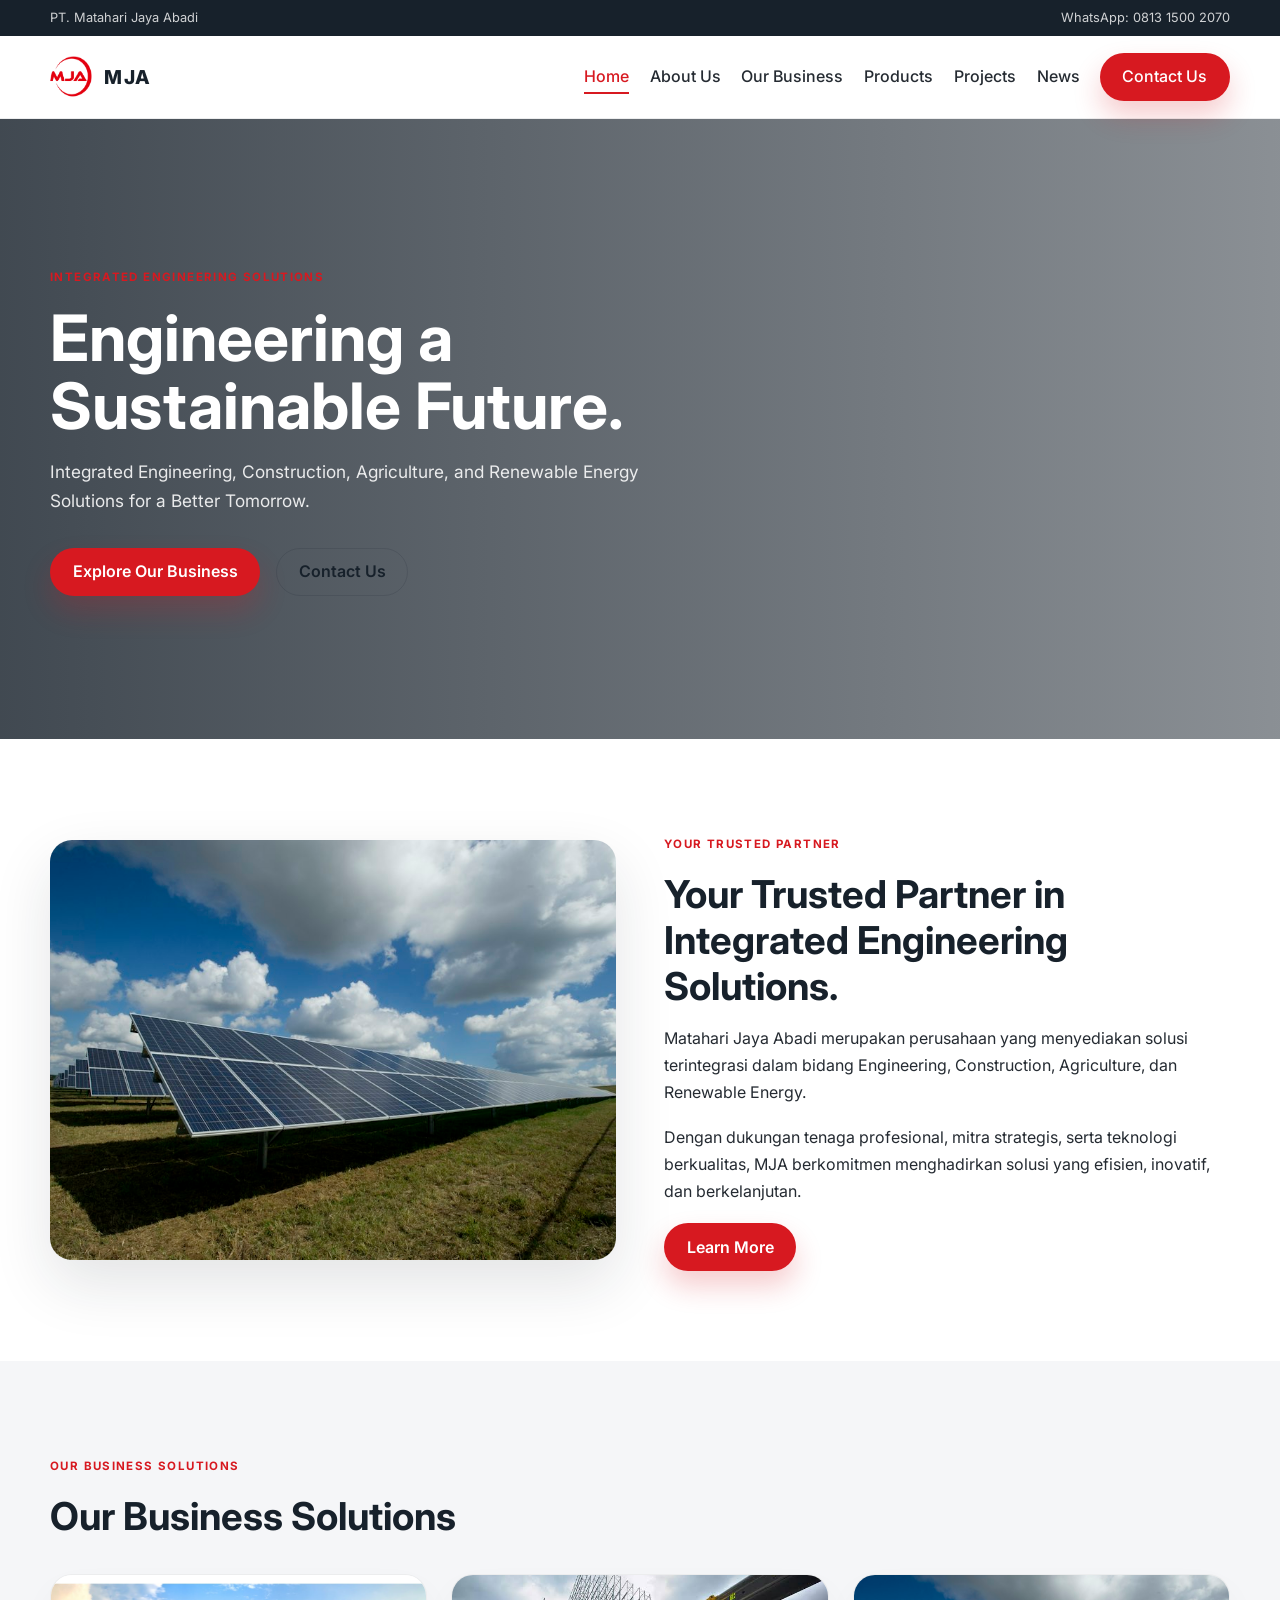
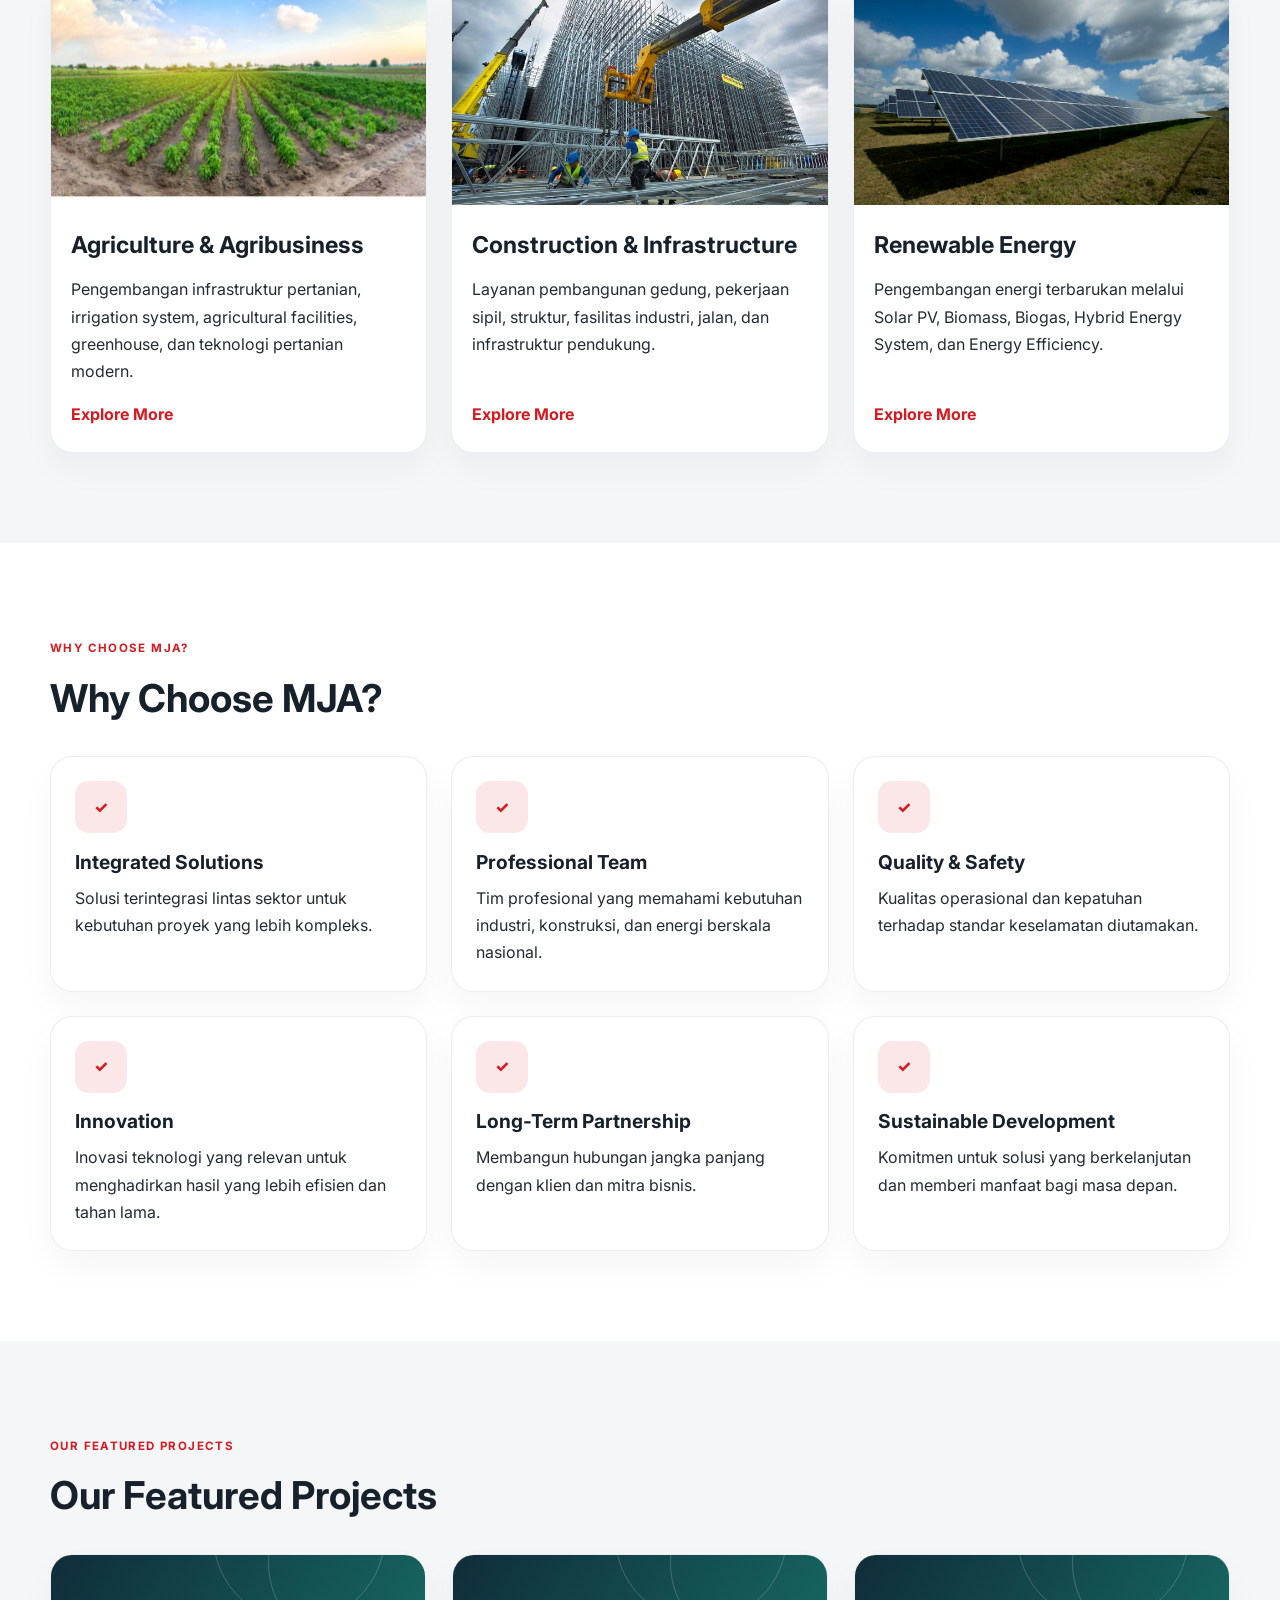
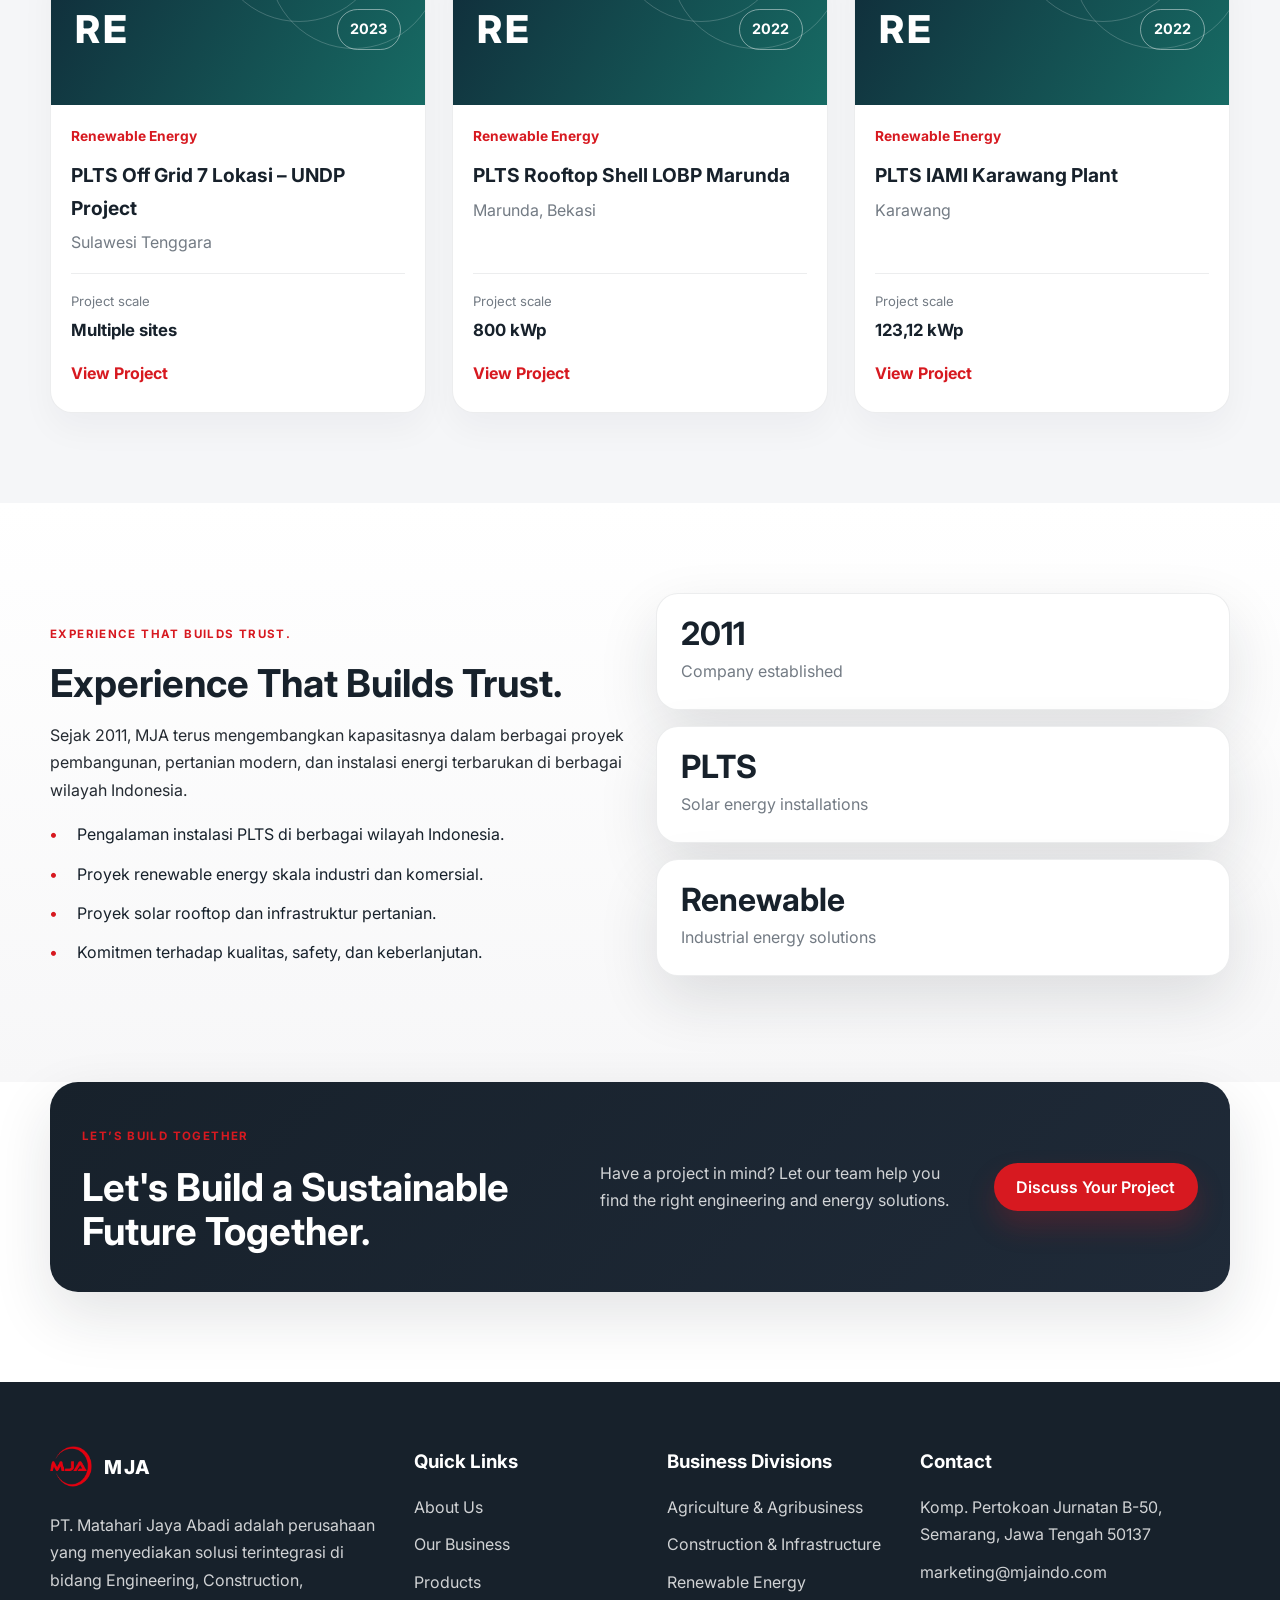
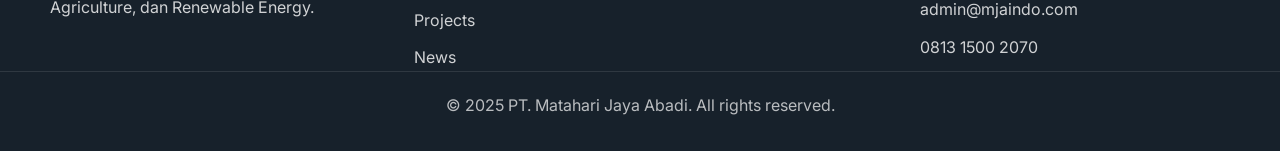
<file: index.html>
<!DOCTYPE html>
<html lang="id">
<head>
  <meta charset="UTF-8" />
  <meta name="viewport" content="width=device-width, initial-scale=1.0" />
  <title>PT. Matahari Jaya Abadi | Integrated Engineering Solutions</title>
  <meta name="description" content="PT. Matahari Jaya Abadi menyediakan solusi terintegrasi dalam Engineering, Construction, Agriculture, dan Renewable Energy." />
  <meta property="og:title" content="PT. Matahari Jaya Abadi" />
  <meta property="og:description" content="Integrated Engineering Solutions for a Better Tomorrow." />
  <meta property="og:type" content="website" />
  <meta property="og:image" content="https://images.unsplash.com/photo-1509391366360-2e959784a276?auto=format&fit=crop&w=1200&q=80" />
  <link rel="icon" type="image/png" href="assets/images/logo/MJA%20Logo.png" />
  <link rel="preconnect" href="https://fonts.googleapis.com" />
  <link rel="preconnect" href="https://fonts.gstatic.com" crossorigin />
  <link href="https://fonts.googleapis.com/css2?family=Inter:wght@400;500;600;700;800&display=swap" rel="stylesheet" />
  <link rel="stylesheet" href="css/style.css" />
  <link rel="stylesheet" href="css/responsive.css" />
</head>
<body>
  <div class="top-bar">
    <div class="container top-bar-inner">
      <span>PT. Matahari Jaya Abadi</span>
      <a href="https://wa.me/6281315002070" target="_blank" rel="noreferrer">WhatsApp: 0813 1500 2070</a>
    </div>
  </div>

  <header class="site-header">
    <div class="container nav-wrap">
      <a href="index.html" class="brand" aria-label="MJA home">
        <img src="assets/images/logo/MJA%20Logo.png" alt="MJA Logo" />
        <span>MJA</span>
      </a>
      <button class="nav-toggle" aria-label="Toggle navigation">
        <span></span><span></span><span></span>
      </button>
      <nav class="main-nav">
        <ul>
          <li><a href="index.html" class="active">Home</a></li>
          <li><a href="pages/about.html">About Us</a></li>
          <li><a href="pages/business.html">Our Business</a></li>
          <li><a href="product/">Products</a></li>
          <li><a href="pages/projects.html">Projects</a></li>
          <li><a href="pages/news.html">News</a></li>
        </ul>
        <a href="pages/contact.html" class="btn btn-primary nav-cta">Contact Us</a>
      </nav>
    </div>
  </header>

  <main>
    <section class="hero section-dark">
      <div class="hero-overlay"></div>
      <div class="container hero-content reveal">
        <div class="hero-copy">
          <span class="eyebrow">Integrated Engineering Solutions</span>
          <h1>Engineering a Sustainable Future.</h1>
          <p>Integrated Engineering, Construction, Agriculture, and Renewable Energy Solutions for a Better Tomorrow.</p>
          <div class="hero-actions">
            <a href="pages/business.html" class="btn btn-primary">Explore Our Business</a>
            <a href="pages/contact.html" class="btn btn-secondary">Contact Us</a>
          </div>
        </div>
      </div>
    </section>

    <section class="section intro">
      <div class="container intro-grid reveal">
        <div class="intro-image">
          <img src="assets/images/business/renewable-energy.jpg" alt="Solar panel installation representing MJA renewable energy solutions" />
        </div>
        <div class="intro-copy">
          <span class="eyebrow accent">Your Trusted Partner</span>
          <h2>Your Trusted Partner in Integrated Engineering Solutions.</h2>
          <p>Matahari Jaya Abadi merupakan perusahaan yang menyediakan solusi terintegrasi dalam bidang Engineering, Construction, Agriculture, dan Renewable Energy.</p>
          <p>Dengan dukungan tenaga profesional, mitra strategis, serta teknologi berkualitas, MJA berkomitmen menghadirkan solusi yang efisien, inovatif, dan berkelanjutan.</p>
          <a href="pages/about.html" class="btn btn-primary">Learn More</a>
        </div>
      </div>
    </section>

    <section class="section section-alt">
      <div class="container">
        <div class="section-heading reveal">
          <span class="eyebrow accent">Our Business Solutions</span>
          <h2>Our Business Solutions</h2>
        </div>
        <div class="card-grid three-col">
          <article class="info-card reveal">
            <img src="assets/images/business/agriculture.jpg" alt="Agricultural fields at sunrise" />
            <div class="card-body">
              <h3>Agriculture & Agribusiness</h3>
              <p>Pengembangan infrastruktur pertanian, irrigation system, agricultural facilities, greenhouse, dan teknologi pertanian modern.</p>
              <a href="pages/business.html#agriculture" class="text-link">Explore More</a>
            </div>
          </article>
          <article class="info-card reveal">
            <img src="assets/images/business/construction.jpg" alt="Construction workers at an infrastructure site" />
            <div class="card-body">
              <h3>Construction & Infrastructure</h3>
              <p>Layanan pembangunan gedung, pekerjaan sipil, struktur, fasilitas industri, jalan, dan infrastruktur pendukung.</p>
              <a href="pages/business.html#construction" class="text-link">Explore More</a>
            </div>
          </article>
          <article class="info-card reveal">
            <img src="assets/images/business/renewable-energy.jpg" alt="Solar panels generating renewable energy" />
            <div class="card-body">
              <h3>Renewable Energy</h3>
              <p>Pengembangan energi terbarukan melalui Solar PV, Biomass, Biogas, Hybrid Energy System, dan Energy Efficiency.</p>
              <a href="pages/business.html#renewable-energy" class="text-link">Explore More</a>
            </div>
          </article>
        </div>
      </div>
    </section>

    <section class="section">
      <div class="container">
        <div class="section-heading reveal">
          <span class="eyebrow accent">Why Choose MJA?</span>
          <h2>Why Choose MJA?</h2>
        </div>
        <div class="feature-grid">
          <div class="feature-item reveal"><div class="feature-icon">✓</div><h3>Integrated Solutions</h3><p>Solusi terintegrasi lintas sektor untuk kebutuhan proyek yang lebih kompleks.</p></div>
          <div class="feature-item reveal"><div class="feature-icon">✓</div><h3>Professional Team</h3><p>Tim profesional yang memahami kebutuhan industri, konstruksi, dan energi berskala nasional.</p></div>
          <div class="feature-item reveal"><div class="feature-icon">✓</div><h3>Quality & Safety</h3><p>Kualitas operasional dan kepatuhan terhadap standar keselamatan diutamakan.</p></div>
          <div class="feature-item reveal"><div class="feature-icon">✓</div><h3>Innovation</h3><p>Inovasi teknologi yang relevan untuk menghadirkan hasil yang lebih efisien dan tahan lama.</p></div>
          <div class="feature-item reveal"><div class="feature-icon">✓</div><h3>Long-Term Partnership</h3><p>Membangun hubungan jangka panjang dengan klien dan mitra bisnis.</p></div>
          <div class="feature-item reveal"><div class="feature-icon">✓</div><h3>Sustainable Development</h3><p>Komitmen untuk solusi yang berkelanjutan dan memberi manfaat bagi masa depan.</p></div>
        </div>
      </div>
    </section>

    <section class="section section-alt">
      <div class="container">
        <div class="section-heading reveal">
          <span class="eyebrow accent">Our Featured Projects</span>
          <h2>Our Featured Projects</h2>
        </div>
        <div class="project-grid home-project-grid" id="home-projects"></div>
      </div>
    </section>

    <section class="section experience">
      <div class="container experience-wrap reveal">
        <div class="experience-copy">
          <span class="eyebrow accent">Experience That Builds Trust.</span>
          <h2>Experience That Builds Trust.</h2>
          <p>Sejak 2011, MJA terus mengembangkan kapasitasnya dalam berbagai proyek pembangunan, pertanian modern, dan instalasi energi terbarukan di berbagai wilayah Indonesia.</p>
          <ul class="check-list">
            <li>Pengalaman instalasi PLTS di berbagai wilayah Indonesia.</li>
            <li>Proyek renewable energy skala industri dan komersial.</li>
            <li>Proyek solar rooftop dan infrastruktur pertanian.</li>
            <li>Komitmen terhadap kualitas, safety, dan keberlanjutan.</li>
          </ul>
        </div>
        <div class="experience-stat-card">
          <div class="stat-item"><strong>2011</strong><span>Company established</span></div>
          <div class="stat-item"><strong>PLTS</strong><span>Solar energy installations</span></div>
          <div class="stat-item"><strong>Renewable</strong><span>Industrial energy solutions</span></div>
        </div>
      </div>
    </section>

    <section class="section cta-section">
      <div class="container cta-box reveal">
        <div>
          <span class="eyebrow accent">Let’s Build Together</span>
          <h2>Let's Build a Sustainable Future Together.</h2>
        </div>
        <p>Have a project in mind? Let our team help you find the right engineering and energy solutions.</p>
        <a href="pages/contact.html" class="btn btn-primary">Discuss Your Project</a>
      </div>
    </section>
  </main>

  <footer class="site-footer">
    <div class="container footer-grid">
      <div>
        <a href="index.html" class="brand footer-brand">
          <img src="assets/images/logo/MJA%20Logo.png" alt="MJA Logo" />
          <span>MJA</span>
        </a>
        <p>PT. Matahari Jaya Abadi adalah perusahaan yang menyediakan solusi terintegrasi di bidang Engineering, Construction, Agriculture, dan Renewable Energy.</p>
      </div>
      <div>
        <h3>Quick Links</h3>
        <ul class="footer-links">
          <li><a href="pages/about.html">About Us</a></li>
          <li><a href="pages/business.html">Our Business</a></li>
          <li><a href="product/">Products</a></li>
          <li><a href="pages/projects.html">Projects</a></li>
          <li><a href="pages/news.html">News</a></li>
        </ul>
      </div>
      <div>
        <h3>Business Divisions</h3>
        <ul class="footer-links">
          <li>Agriculture & Agribusiness</li>
          <li>Construction & Infrastructure</li>
          <li>Renewable Energy</li>
        </ul>
      </div>
      <div>
        <h3>Contact</h3>
        <ul class="footer-links contact-list">
          <li>Komp. Pertokoan Jurnatan B-50, Semarang, Jawa Tengah 50137</li>
          <li><a href="mailto:marketing@mjaindo.com">marketing@mjaindo.com</a></li>
          <li><a href="mailto:admin@mjaindo.com">admin@mjaindo.com</a></li>
          <li><a href="https://wa.me/6281315002070" target="_blank" rel="noreferrer">0813 1500 2070</a></li>
        </ul>
      </div>
    </div>
    <div class="copyright">© 2025 PT. Matahari Jaya Abadi. All rights reserved.</div>
  </footer>

  <a href="#top" class="back-to-top" aria-label="Back to top">↑</a>

  <script src="js/shared/main.js"></script>
  <script src="js/pages/projects.js"></script>
</body>
</html>
</file>
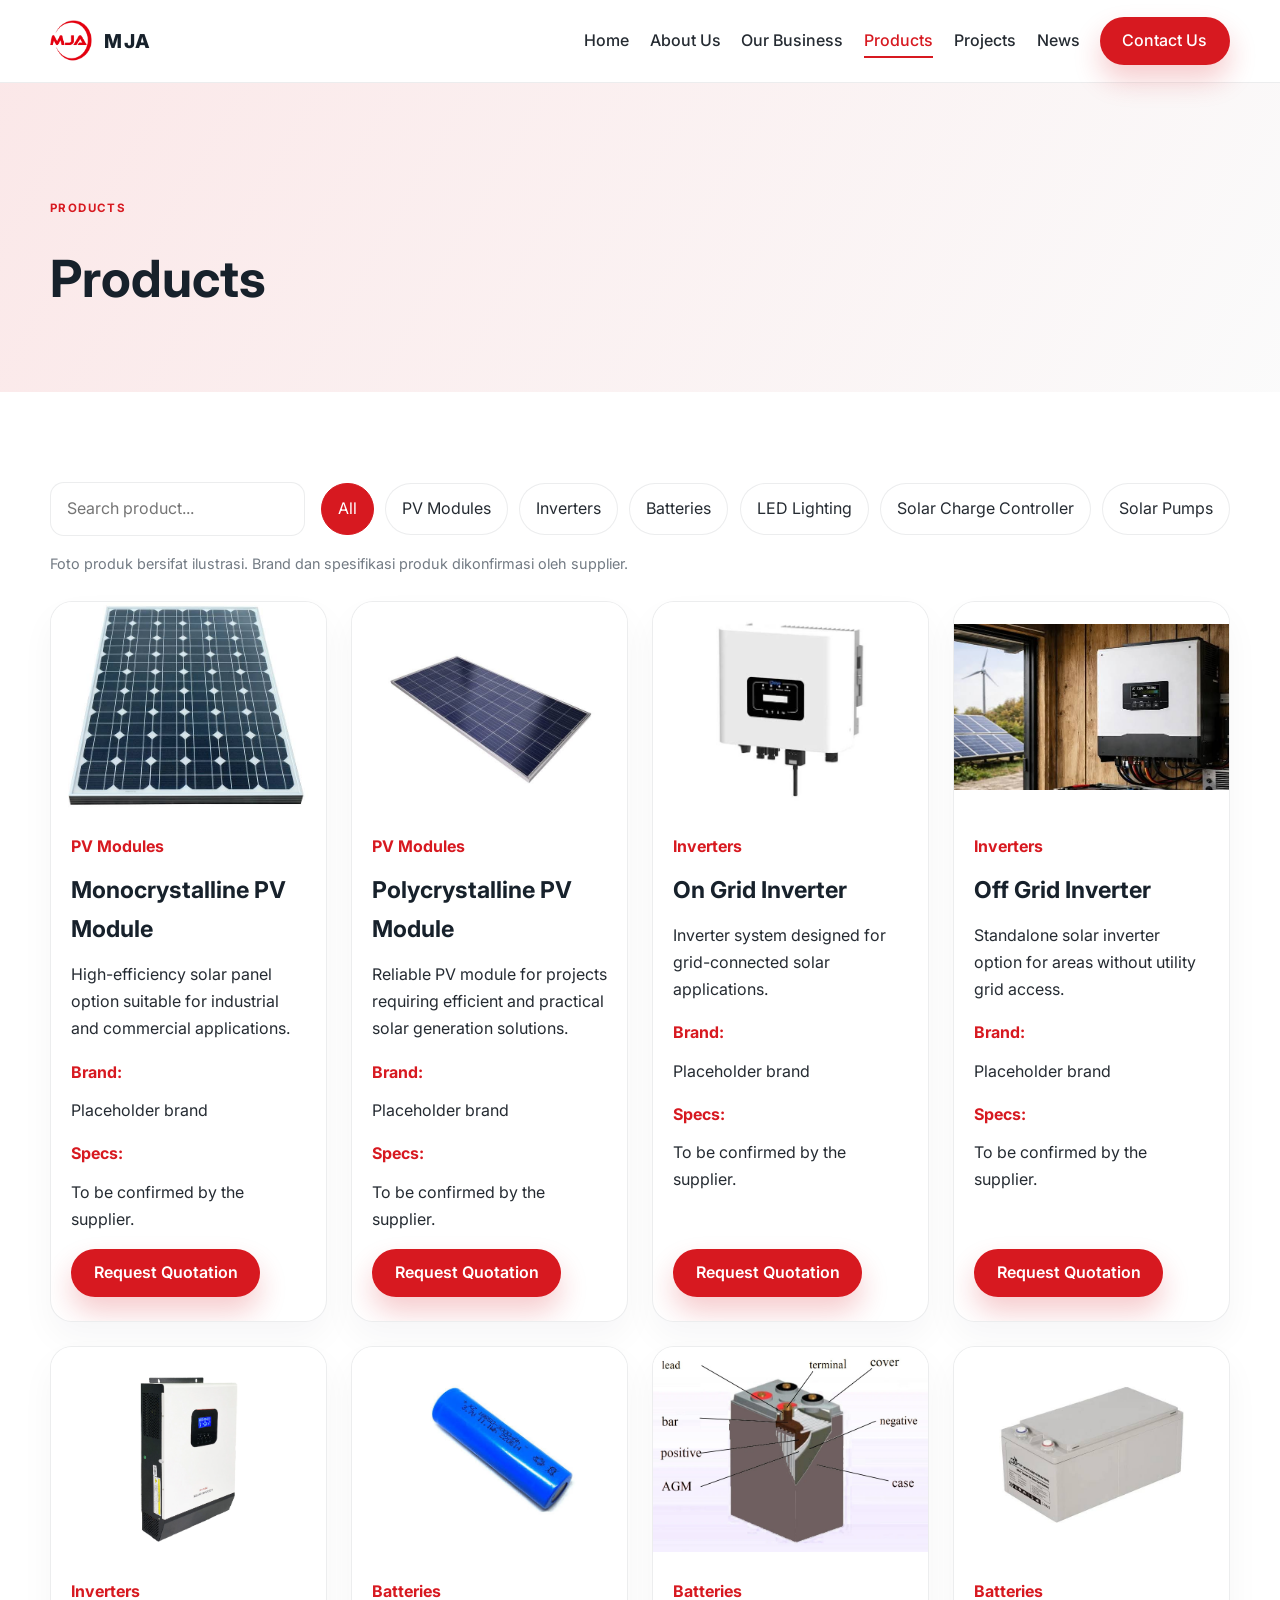
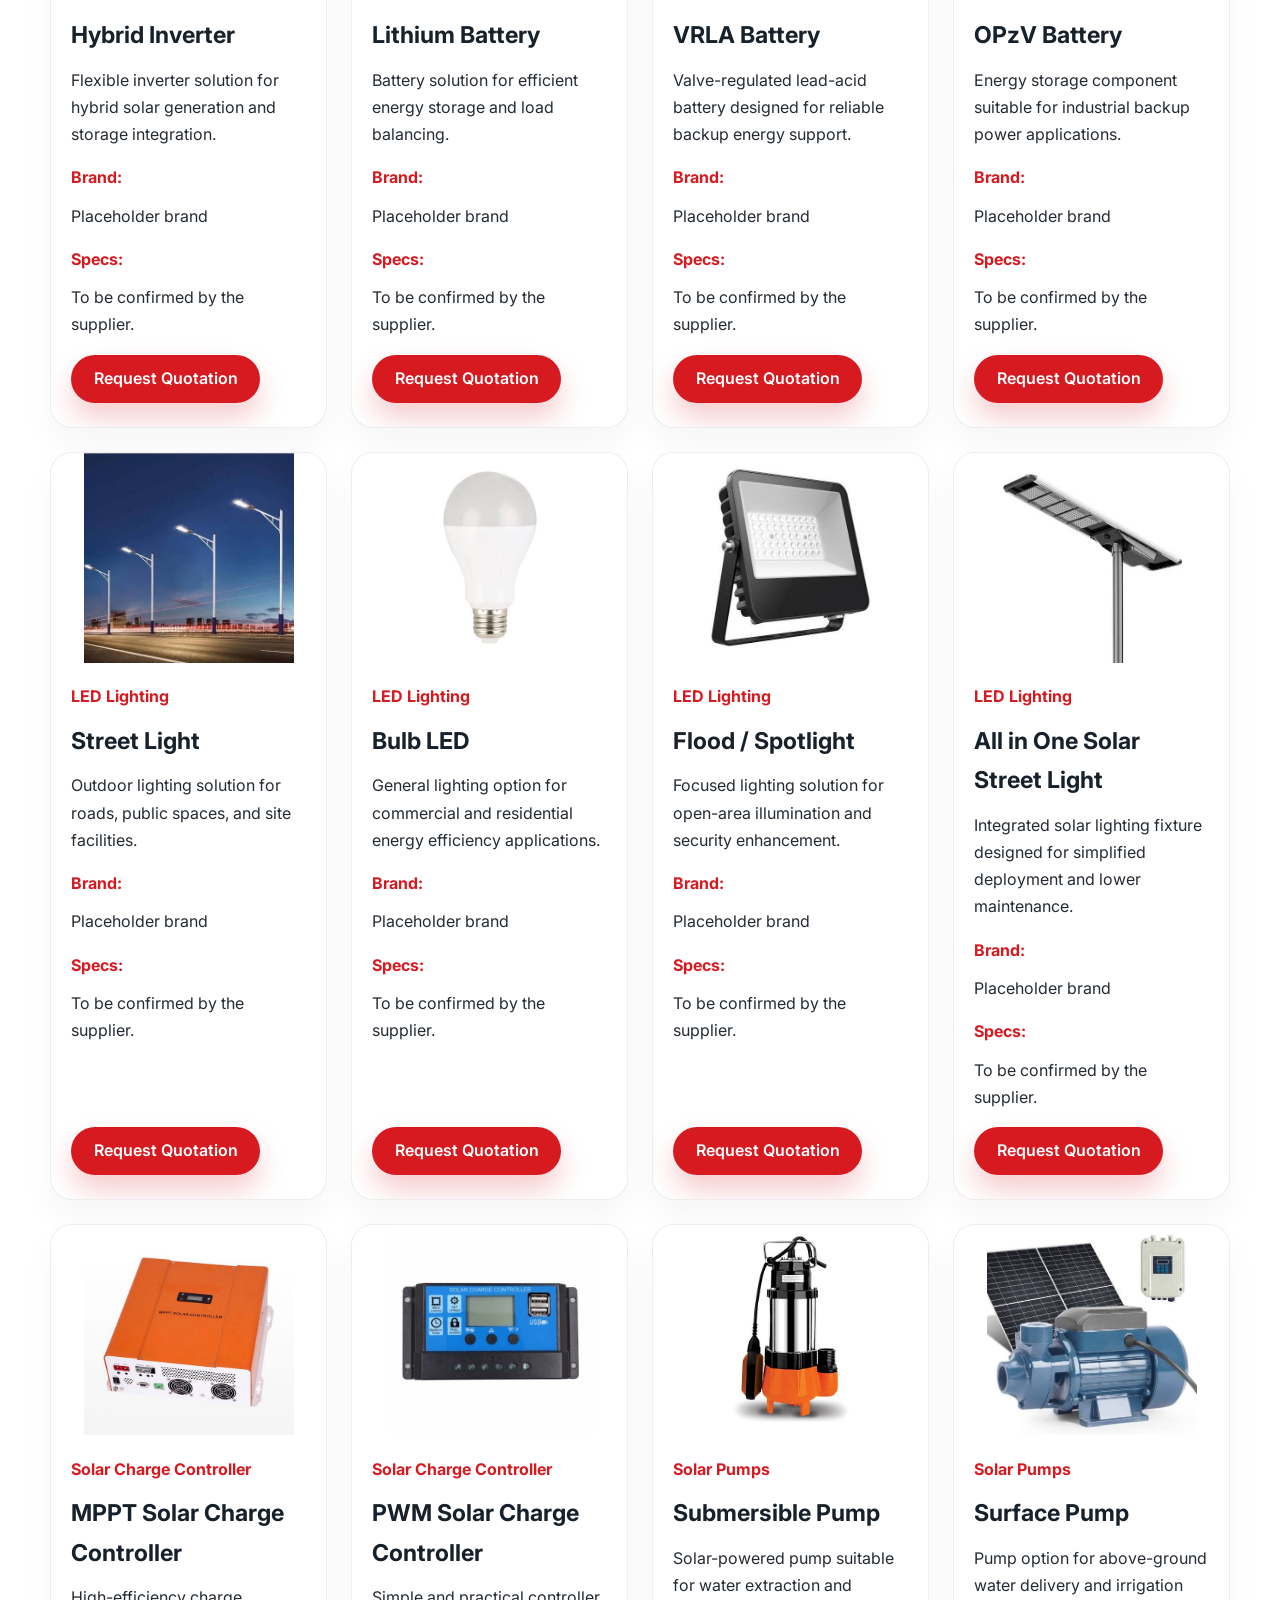
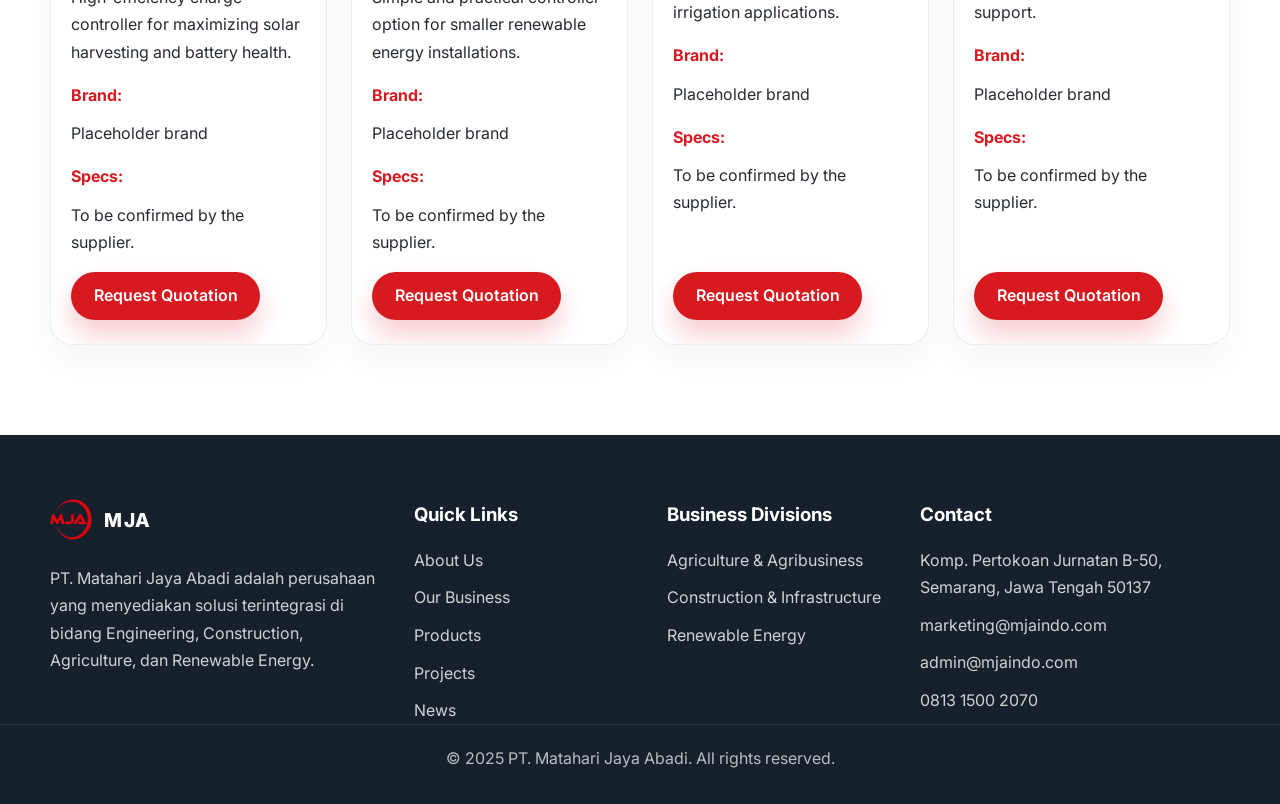
<file: product/index.html>
<!DOCTYPE html>
<html lang="id">
<head>
  <meta charset="UTF-8" />
  <meta name="viewport" content="width=device-width, initial-scale=1.0" />
  <title>Products | PT. Matahari Jaya Abadi</title>
  <meta name="description" content="Katalog produk MJA: PV modules, inverters, batteries, LED lighting, solar charge controller, dan solar pumps." />
  <link rel="icon" type="image/png" href="../assets/images/logo/MJA%20Logo.png" />
  <link rel="preconnect" href="https://fonts.googleapis.com" />
  <link rel="preconnect" href="https://fonts.gstatic.com" crossorigin />
  <link href="https://fonts.googleapis.com/css2?family=Inter:wght@400;500;600;700;800&display=swap" rel="stylesheet" />
  <link rel="stylesheet" href="../css/style.css" />
  <link rel="stylesheet" href="../css/responsive.css" />
</head>
<body>
  <header class="site-header">
    <div class="container nav-wrap">
      <a href="../index.html" class="brand" aria-label="MJA home">
        <img src="../assets/images/logo/MJA%20Logo.png" alt="MJA Logo" />
        <span>MJA</span>
      </a>
      <button class="nav-toggle" aria-label="Toggle navigation">
        <span></span><span></span><span></span>
      </button>
      <nav class="main-nav">
        <ul>
          <li><a href="../index.html">Home</a></li>
          <li><a href="../pages/about.html">About Us</a></li>
          <li><a href="../pages/business.html">Our Business</a></li>
          <li><a href="./" class="active">Products</a></li>
          <li><a href="../pages/projects.html">Projects</a></li>
          <li><a href="../pages/news.html">News</a></li>
        </ul>
        <a href="../pages/contact.html" class="btn btn-primary nav-cta">Contact Us</a>
      </nav>
    </div>
  </header>

  <main>
    <section class="page-hero small-hero">
      <div class="container reveal">
        <span class="eyebrow">Products</span>
        <h1>Products</h1>
      </div>
    </section>

    <section class="section">
      <div class="container">
        <div class="catalog-toolbar reveal">
          <div class="search-wrap">
            <input type="search" id="product-search" placeholder="Search product..." aria-label="Search product" />
          </div>
          <div class="filter-group" id="product-filters" aria-label="Product Category Filters"></div>
        </div>
        <p class="image-note">Foto produk bersifat ilustrasi. Brand dan spesifikasi produk dikonfirmasi oleh supplier.</p>
        <div id="products-grid" class="card-grid four-col products-grid"></div>
      </div>
    </section>
  </main>

  <footer class="site-footer">
    <div class="container footer-grid">
      <div>
        <a href="../index.html" class="brand footer-brand">
          <img src="../assets/images/logo/MJA%20Logo.png" alt="MJA Logo" />
          <span>MJA</span>
        </a>
        <p>PT. Matahari Jaya Abadi adalah perusahaan yang menyediakan solusi terintegrasi di bidang Engineering, Construction, Agriculture, dan Renewable Energy.</p>
      </div>
      <div>
        <h3>Quick Links</h3>
        <ul class="footer-links">
          <li><a href="../pages/about.html">About Us</a></li>
          <li><a href="../pages/business.html">Our Business</a></li>
          <li><a href="./">Products</a></li>
          <li><a href="../pages/projects.html">Projects</a></li>
          <li><a href="../pages/news.html">News</a></li>
        </ul>
      </div>
      <div>
        <h3>Business Divisions</h3>
        <ul class="footer-links">
          <li>Agriculture & Agribusiness</li>
          <li>Construction & Infrastructure</li>
          <li>Renewable Energy</li>
        </ul>
      </div>
      <div>
        <h3>Contact</h3>
        <ul class="footer-links contact-list">
          <li>Komp. Pertokoan Jurnatan B-50, Semarang, Jawa Tengah 50137</li>
          <li><a href="mailto:marketing@mjaindo.com">marketing@mjaindo.com</a></li>
          <li><a href="mailto:admin@mjaindo.com">admin@mjaindo.com</a></li>
          <li><a href="https://wa.me/6281315002070" target="_blank" rel="noreferrer">0813 1500 2070</a></li>
        </ul>
      </div>
    </div>
    <div class="copyright">© 2025 PT. Matahari Jaya Abadi. All rights reserved.</div>
  </footer>

  <a href="#top" class="back-to-top" aria-label="Back to top">↑</a>

  <script src="../js/shared/main.js"></script>
  <script src="../js/pages/products.js"></script>
</body>
</html>
</file>
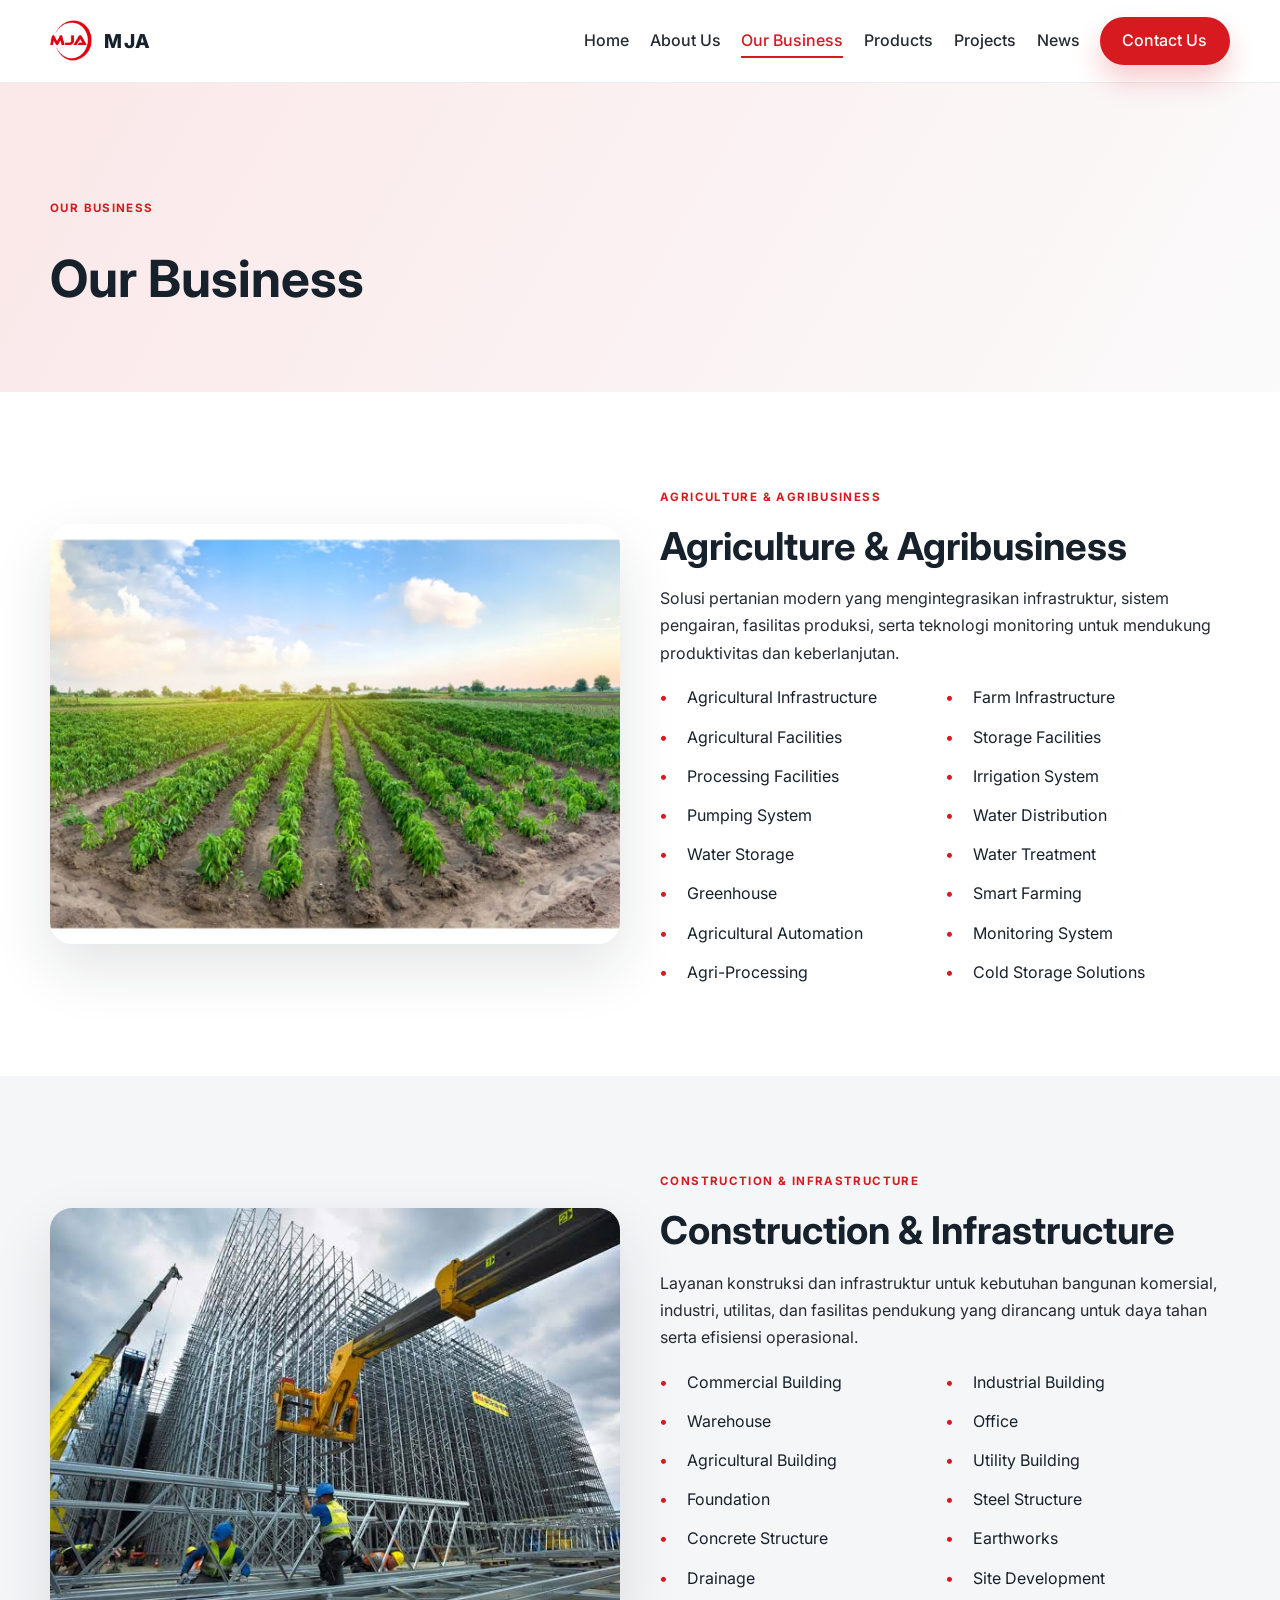
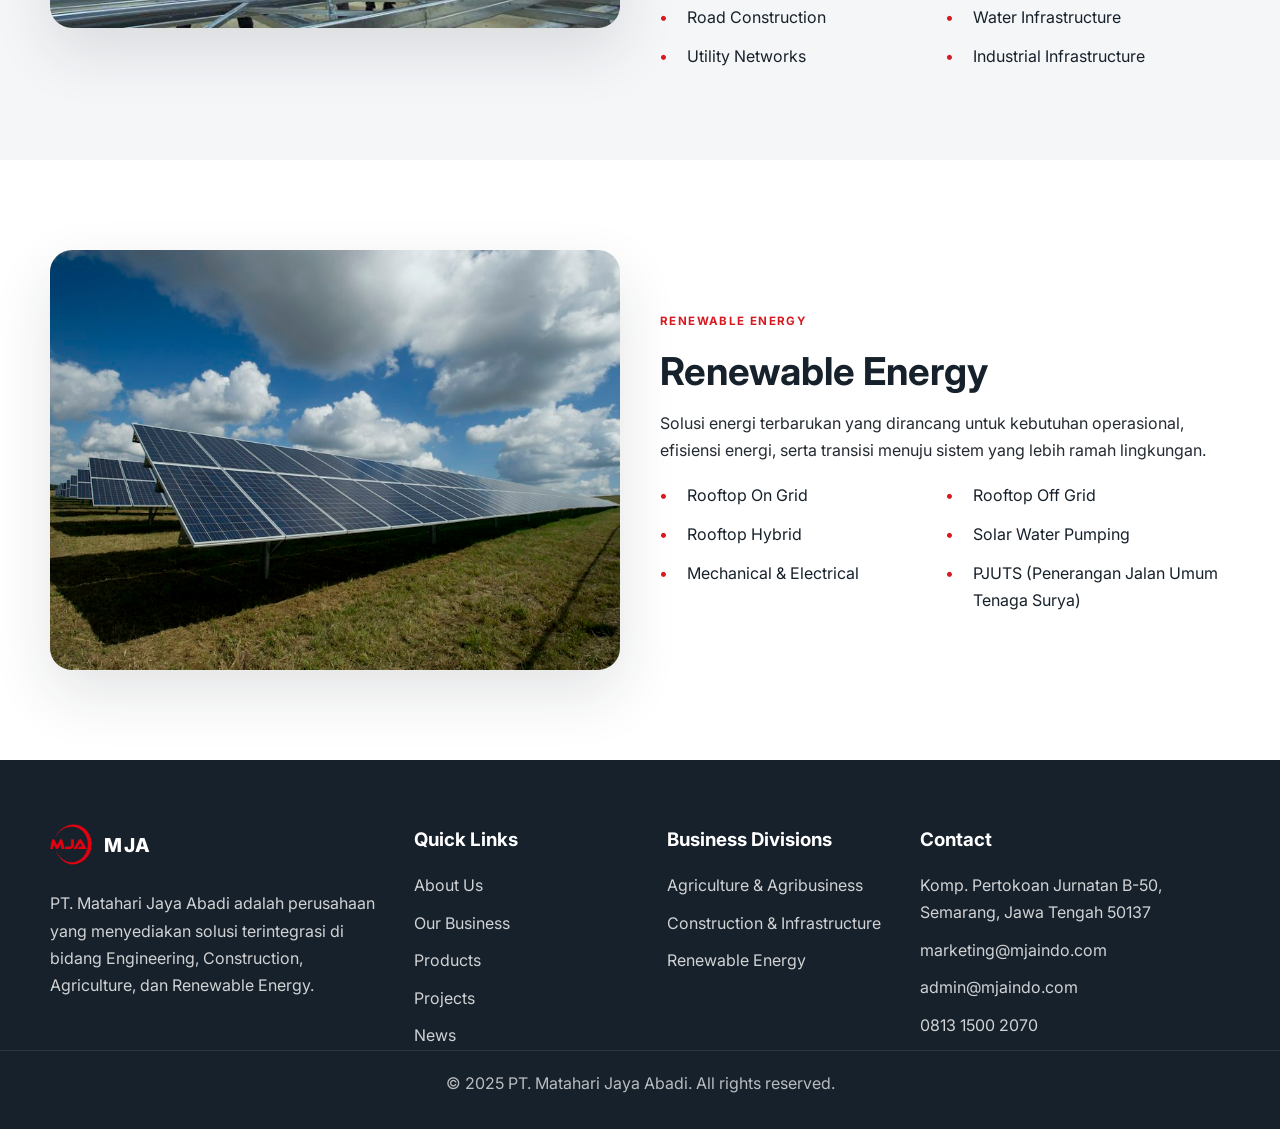
<file: pages/business.html>
<!DOCTYPE html>
<html lang="id">
<head>
  <meta charset="UTF-8" />
  <meta name="viewport" content="width=device-width, initial-scale=1.0" />
  <title>Our Business | PT. Matahari Jaya Abadi</title>
  <meta name="description" content="Layanan MJA di bidang Agriculture & Agribusiness, Construction & Infrastructure, serta Renewable Energy." />
  <link rel="icon" type="image/png" href="../assets/images/logo/MJA%20Logo.png" />
  <link rel="preconnect" href="https://fonts.googleapis.com" />
  <link rel="preconnect" href="https://fonts.gstatic.com" crossorigin />
  <link href="https://fonts.googleapis.com/css2?family=Inter:wght@400;500;600;700;800&display=swap" rel="stylesheet" />
  <link rel="stylesheet" href="../css/style.css" />
  <link rel="stylesheet" href="../css/responsive.css" />
</head>
<body>
  <header class="site-header">
    <div class="container nav-wrap">
      <a href="../index.html" class="brand" aria-label="MJA home">
        <img src="../assets/images/logo/MJA%20Logo.png" alt="MJA Logo" />
        <span>MJA</span>
      </a>
      <button class="nav-toggle" aria-label="Toggle navigation">
        <span></span><span></span><span></span>
      </button>
      <nav class="main-nav">
        <ul>
          <li><a href="../index.html">Home</a></li>
          <li><a href="about.html">About Us</a></li>
          <li><a href="business.html" class="active">Our Business</a></li>
          <li><a href="../product/">Products</a></li>
          <li><a href="projects.html">Projects</a></li>
          <li><a href="news.html">News</a></li>
        </ul>
        <a href="contact.html" class="btn btn-primary nav-cta">Contact Us</a>
      </nav>
    </div>
  </header>

  <main>
    <section class="page-hero small-hero">
      <div class="container reveal">
        <span class="eyebrow">Our Business</span>
        <h1>Our Business</h1>
      </div>
    </section>

    <section id="agriculture" class="section">
      <div class="container business-layout reveal">
        <div class="business-image">
          <img src="../assets/images/business/agriculture.jpg" alt="Agricultural fields illustrating modern agriculture solutions" />
        </div>
        <div class="business-copy">
          <span class="eyebrow accent">Agriculture & Agribusiness</span>
          <h2>Agriculture & Agribusiness</h2>
          <p>Solusi pertanian modern yang mengintegrasikan infrastruktur, sistem pengairan, fasilitas produksi, serta teknologi monitoring untuk mendukung produktivitas dan keberlanjutan.</p>
          <ul class="check-list">
            <li>Agricultural Infrastructure</li>
            <li>Farm Infrastructure</li>
            <li>Agricultural Facilities</li>
            <li>Storage Facilities</li>
            <li>Processing Facilities</li>
            <li>Irrigation System</li>
            <li>Pumping System</li>
            <li>Water Distribution</li>
            <li>Water Storage</li>
            <li>Water Treatment</li>
            <li>Greenhouse</li>
            <li>Smart Farming</li>
            <li>Agricultural Automation</li>
            <li>Monitoring System</li>
            <li>Agri-Processing</li>
            <li>Cold Storage Solutions</li>
          </ul>
        </div>
      </div>
    </section>

    <section id="construction" class="section section-alt">
      <div class="container business-layout reverse reveal">
        <div class="business-image">
          <img src="../assets/images/business/construction.jpg" alt="Construction workers at an infrastructure site" />
        </div>
        <div class="business-copy">
          <span class="eyebrow accent">Construction & Infrastructure</span>
          <h2>Construction & Infrastructure</h2>
          <p>Layanan konstruksi dan infrastruktur untuk kebutuhan bangunan komersial, industri, utilitas, dan fasilitas pendukung yang dirancang untuk daya tahan serta efisiensi operasional.</p>
          <ul class="check-list">
            <li>Commercial Building</li>
            <li>Industrial Building</li>
            <li>Warehouse</li>
            <li>Office</li>
            <li>Agricultural Building</li>
            <li>Utility Building</li>
            <li>Foundation</li>
            <li>Steel Structure</li>
            <li>Concrete Structure</li>
            <li>Earthworks</li>
            <li>Drainage</li>
            <li>Site Development</li>
            <li>Road Construction</li>
            <li>Water Infrastructure</li>
            <li>Utility Networks</li>
            <li>Industrial Infrastructure</li>
          </ul>
        </div>
      </div>
    </section>

    <section id="renewable-energy" class="section">
      <div class="container business-layout reveal">
        <div class="business-image">
          <img src="../assets/images/business/renewable-energy.jpg" alt="Solar panel installation for renewable energy" />
        </div>
        <div class="business-copy">
          <span class="eyebrow accent">Renewable Energy</span>
          <h2>Renewable Energy</h2>
          <p>Solusi energi terbarukan yang dirancang untuk kebutuhan operasional, efisiensi energi, serta transisi menuju sistem yang lebih ramah lingkungan.</p>
          <ul class="check-list">
            <li>Rooftop On Grid</li>
            <li>Rooftop Off Grid</li>
            <li>Rooftop Hybrid</li>
            <li>Solar Water Pumping</li>
            <li>Mechanical & Electrical</li>
            <li>PJUTS (Penerangan Jalan Umum Tenaga Surya)</li>
          </ul>
        </div>
      </div>
    </section>
  </main>

  <footer class="site-footer">
    <div class="container footer-grid">
      <div>
        <a href="../index.html" class="brand footer-brand">
          <img src="../assets/images/logo/MJA%20Logo.png" alt="MJA Logo" />
          <span>MJA</span>
        </a>
        <p>PT. Matahari Jaya Abadi adalah perusahaan yang menyediakan solusi terintegrasi di bidang Engineering, Construction, Agriculture, dan Renewable Energy.</p>
      </div>
      <div>
        <h3>Quick Links</h3>
        <ul class="footer-links">
          <li><a href="about.html">About Us</a></li>
          <li><a href="business.html">Our Business</a></li>
          <li><a href="../product/">Products</a></li>
          <li><a href="projects.html">Projects</a></li>
          <li><a href="news.html">News</a></li>
        </ul>
      </div>
      <div>
        <h3>Business Divisions</h3>
        <ul class="footer-links">
          <li>Agriculture & Agribusiness</li>
          <li>Construction & Infrastructure</li>
          <li>Renewable Energy</li>
        </ul>
      </div>
      <div>
        <h3>Contact</h3>
        <ul class="footer-links contact-list">
          <li>Komp. Pertokoan Jurnatan B-50, Semarang, Jawa Tengah 50137</li>
          <li><a href="mailto:marketing@mjaindo.com">marketing@mjaindo.com</a></li>
          <li><a href="mailto:admin@mjaindo.com">admin@mjaindo.com</a></li>
          <li><a href="https://wa.me/6281315002070" target="_blank" rel="noreferrer">0813 1500 2070</a></li>
        </ul>
      </div>
    </div>
    <div class="copyright">© 2025 PT. Matahari Jaya Abadi. All rights reserved.</div>
  </footer>

  <a href="#top" class="back-to-top" aria-label="Back to top">↑</a>

  <script src="../js/shared/main.js"></script>
</body>
</html>
</file>
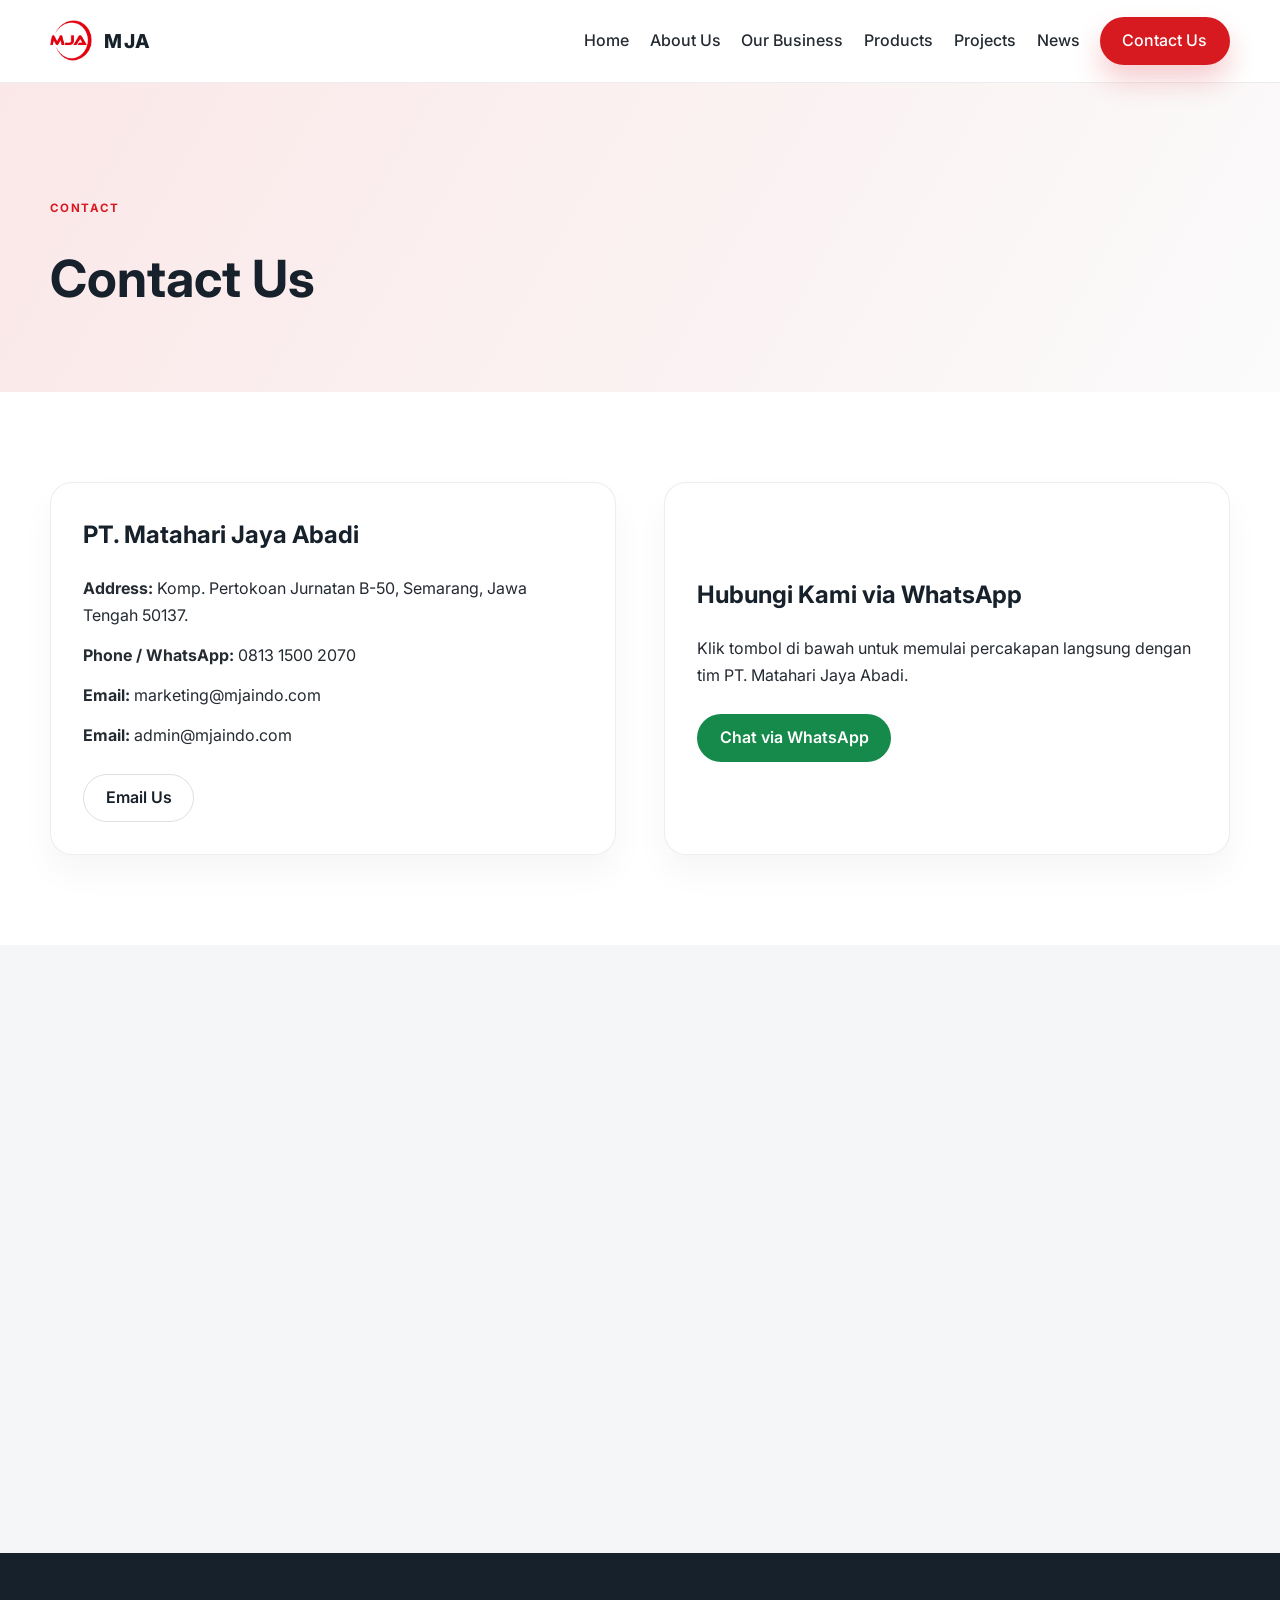
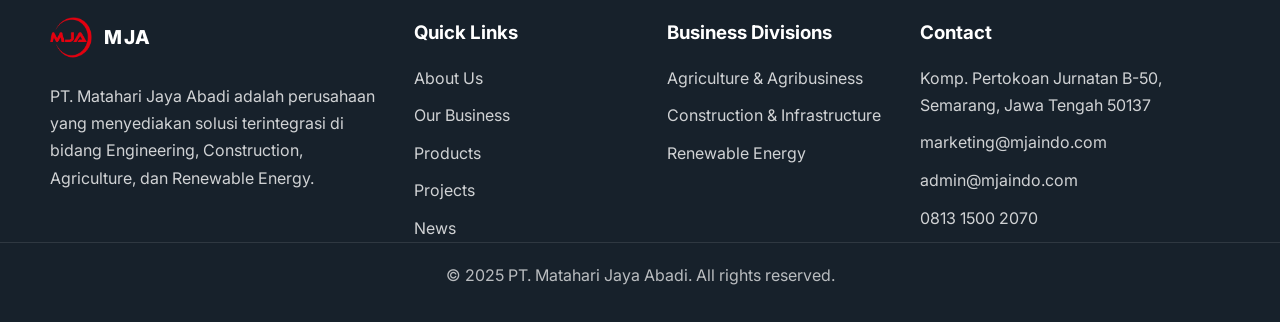
<file: pages/contact.html>
<!DOCTYPE html>
<html lang="id">
<head>
  <meta charset="UTF-8" />
  <meta name="viewport" content="width=device-width, initial-scale=1.0" />
  <title>Contact Us | PT. Matahari Jaya Abadi</title>
  <meta name="description" content="Kontak PT. Matahari Jaya Abadi: alamat, email, WhatsApp, dan form pengajuan kebutuhan proyek." />
  <link rel="icon" type="image/png" href="../assets/images/logo/MJA%20Logo.png" />
  <link rel="preconnect" href="https://fonts.googleapis.com" />
  <link rel="preconnect" href="https://fonts.gstatic.com" crossorigin />
  <link href="https://fonts.googleapis.com/css2?family=Inter:wght@400;500;600;700;800&display=swap" rel="stylesheet" />
  <link rel="stylesheet" href="../css/style.css" />
  <link rel="stylesheet" href="../css/responsive.css" />
</head>
<body>
  <header class="site-header">
    <div class="container nav-wrap">
      <a href="../index.html" class="brand" aria-label="MJA home">
        <img src="../assets/images/logo/MJA%20Logo.png" alt="MJA Logo" />
        <span>MJA</span>
      </a>
      <button class="nav-toggle" aria-label="Toggle navigation">
        <span></span><span></span><span></span>
      </button>
      <nav class="main-nav">
        <ul>
          <li><a href="../index.html">Home</a></li>
          <li><a href="about.html">About Us</a></li>
          <li><a href="business.html">Our Business</a></li>
          <li><a href="../product/">Products</a></li>
          <li><a href="projects.html">Projects</a></li>
          <li><a href="news.html">News</a></li>
        </ul>
        <a href="contact.html" class="btn btn-primary nav-cta">Contact Us</a>
      </nav>
    </div>
  </header>

  <main>
    <section class="page-hero small-hero">
      <div class="container reveal">
        <span class="eyebrow">Contact</span>
        <h1>Contact Us</h1>
      </div>
    </section>

    <section class="section">
      <div class="container contact-grid reveal">
        <div class="contact-box">
          <h2>PT. Matahari Jaya Abadi</h2>
          <ul class="contact-list-detail">
            <li><strong>Address:</strong> Komp. Pertokoan Jurnatan B-50, Semarang, Jawa Tengah 50137.</li>
            <li><strong>Phone / WhatsApp:</strong> <a href="https://wa.me/6281315002070" target="_blank" rel="noreferrer">0813 1500 2070</a></li>
            <li><strong>Email:</strong> <a href="mailto:marketing@mjaindo.com">marketing@mjaindo.com</a></li>
            <li><strong>Email:</strong> <a href="mailto:admin@mjaindo.com">admin@mjaindo.com</a></li>
          </ul>
          <div class="contact-actions">
            <a href="mailto:marketing@mjaindo.com" class="btn btn-secondary">Email Us</a>
          </div>
        </div>

        <div class="contact-box whatsapp-contact">
          <h2>Hubungi Kami via WhatsApp</h2>
          <p>Klik tombol di bawah untuk memulai percakapan langsung dengan tim PT. Matahari Jaya Abadi.</p>
          <a href="https://wa.me/6281315002070?text=Halo%20PT.%20Matahari%20Jaya%20Abadi%2C%20saya%20ingin%20menanyakan%20informasi%20lebih%20lanjut."
             class="btn btn-whatsapp" target="_blank" rel="noreferrer">Chat via WhatsApp</a>
        </div>
      </div>
    </section>

    <section class="section section-alt">
      <div class="container reveal">
        <div class="map-wrap">
          <iframe title="MJA Location" src="https://www.google.com/maps?q=Komp.%20Pertokoan%20Jurnatan%20B-50%2C%20Semarang%2C%20Jawa%20Tengah%2050137&z=15&output=embed" loading="lazy" referrerpolicy="no-referrer-when-downgrade"></iframe>
        </div>
      </div>
    </section>
  </main>

  <footer class="site-footer">
    <div class="container footer-grid">
      <div>
        <a href="../index.html" class="brand footer-brand">
          <img src="../assets/images/logo/MJA%20Logo.png" alt="MJA Logo" />
          <span>MJA</span>
        </a>
        <p>PT. Matahari Jaya Abadi adalah perusahaan yang menyediakan solusi terintegrasi di bidang Engineering, Construction, Agriculture, dan Renewable Energy.</p>
      </div>
      <div>
        <h3>Quick Links</h3>
        <ul class="footer-links">
          <li><a href="about.html">About Us</a></li>
          <li><a href="business.html">Our Business</a></li>
          <li><a href="../product/">Products</a></li>
          <li><a href="projects.html">Projects</a></li>
          <li><a href="news.html">News</a></li>
        </ul>
      </div>
      <div>
        <h3>Business Divisions</h3>
        <ul class="footer-links">
          <li>Agriculture & Agribusiness</li>
          <li>Construction & Infrastructure</li>
          <li>Renewable Energy</li>
        </ul>
      </div>
      <div>
        <h3>Contact</h3>
        <ul class="footer-links contact-list">
          <li>Komp. Pertokoan Jurnatan B-50, Semarang, Jawa Tengah 50137</li>
          <li><a href="mailto:marketing@mjaindo.com">marketing@mjaindo.com</a></li>
          <li><a href="mailto:admin@mjaindo.com">admin@mjaindo.com</a></li>
          <li><a href="https://wa.me/6281315002070" target="_blank" rel="noreferrer">0813 1500 2070</a></li>
        </ul>
      </div>
    </div>
    <div class="copyright">© 2025 PT. Matahari Jaya Abadi. All rights reserved.</div>
  </footer>

  <a href="#top" class="back-to-top" aria-label="Back to top">↑</a>

  <script src="../js/shared/main.js"></script>
</body>
</html>
</file>
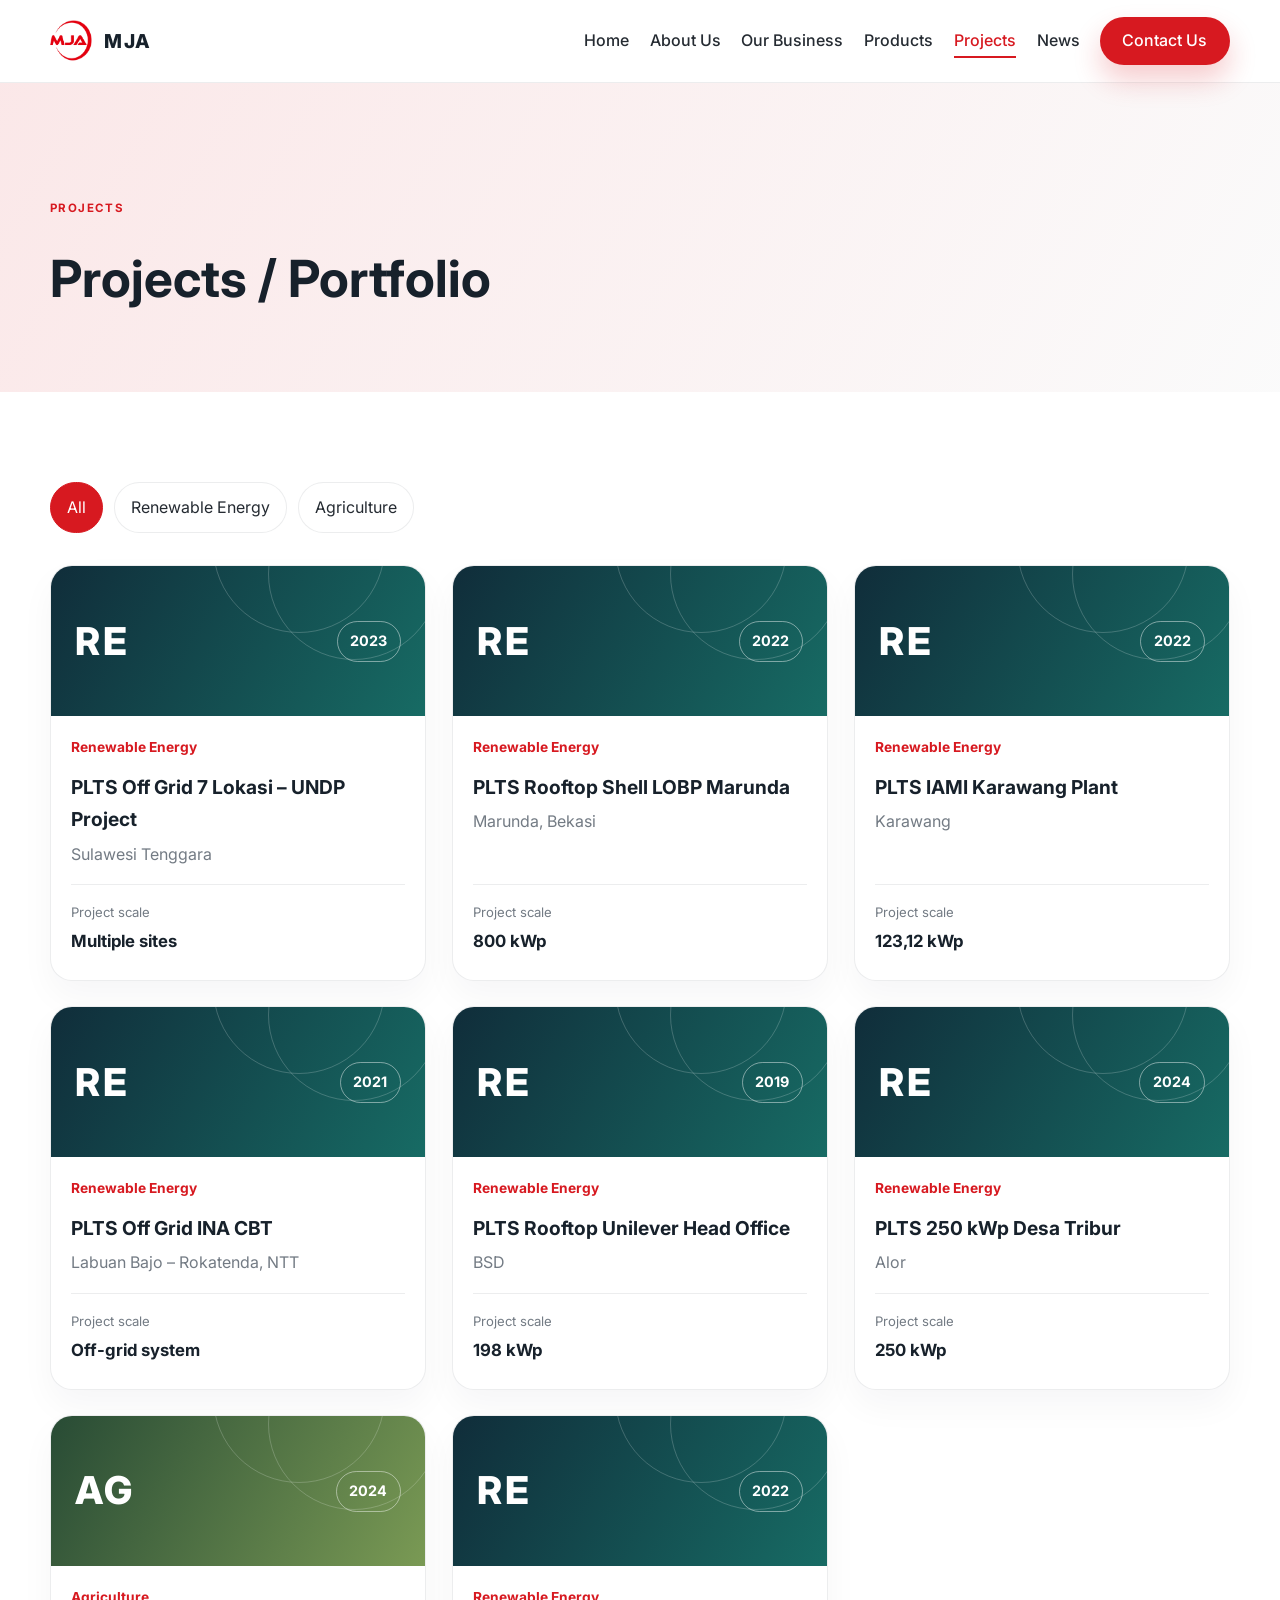
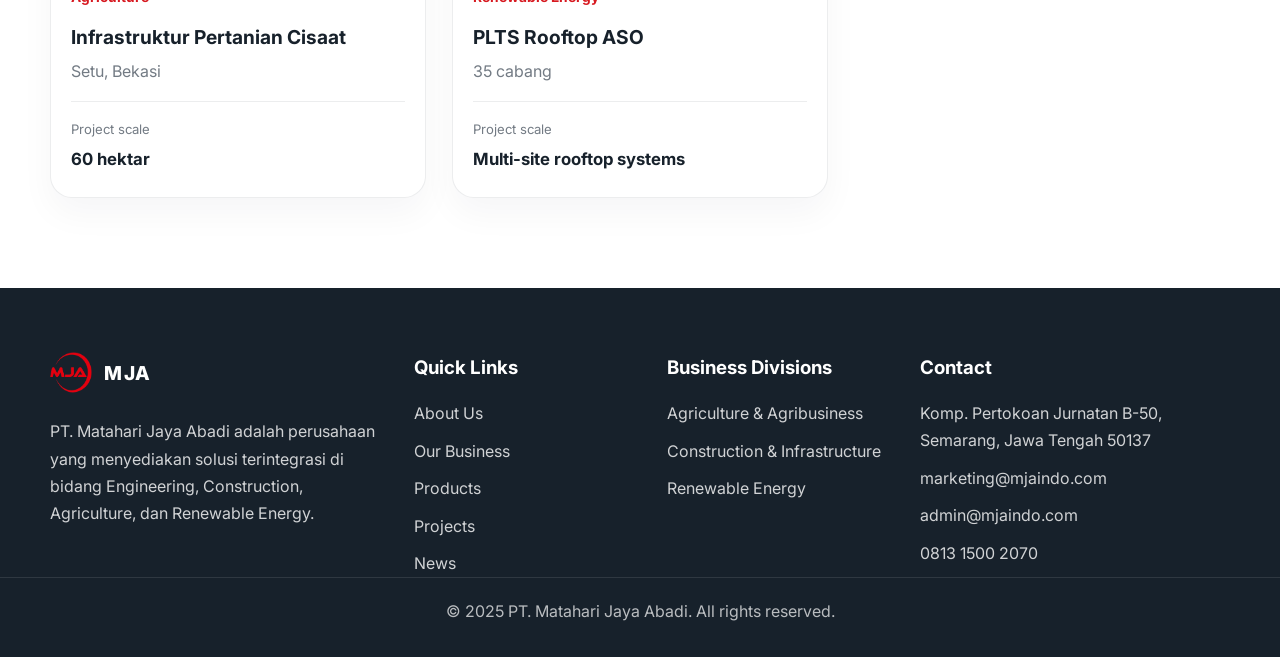
<file: pages/projects.html>
<!DOCTYPE html>
<html lang="id">
<head>
  <meta charset="UTF-8" />
  <meta name="viewport" content="width=device-width, initial-scale=1.0" />
  <title>Projects | PT. Matahari Jaya Abadi</title>
  <meta name="description" content="Portofolio proyek PT. Matahari Jaya Abadi meliputi agriculture, construction, dan renewable energy." />
  <link rel="icon" type="image/png" href="../assets/images/logo/MJA%20Logo.png" />
  <link rel="preconnect" href="https://fonts.googleapis.com" />
  <link rel="preconnect" href="https://fonts.gstatic.com" crossorigin />
  <link href="https://fonts.googleapis.com/css2?family=Inter:wght@400;500;600;700;800&display=swap" rel="stylesheet" />
  <link rel="stylesheet" href="../css/style.css" />
  <link rel="stylesheet" href="../css/responsive.css" />
</head>
<body>
  <header class="site-header">
    <div class="container nav-wrap">
      <a href="../index.html" class="brand" aria-label="MJA home">
        <img src="../assets/images/logo/MJA%20Logo.png" alt="MJA Logo" />
        <span>MJA</span>
      </a>
      <button class="nav-toggle" aria-label="Toggle navigation">
        <span></span><span></span><span></span>
      </button>
      <nav class="main-nav">
        <ul>
          <li><a href="../index.html">Home</a></li>
          <li><a href="about.html">About Us</a></li>
          <li><a href="business.html">Our Business</a></li>
          <li><a href="../product/">Products</a></li>
          <li><a href="projects.html" class="active">Projects</a></li>
          <li><a href="news.html">News</a></li>
        </ul>
        <a href="contact.html" class="btn btn-primary nav-cta">Contact Us</a>
      </nav>
    </div>
  </header>

  <main>
    <section class="page-hero small-hero">
      <div class="container reveal">
        <span class="eyebrow">Projects</span>
        <h1>Projects / Portfolio</h1>
      </div>
    </section>

    <section class="section">
      <div class="container">
        <div class="catalog-toolbar reveal">
          <div class="filter-group" id="project-filters" aria-label="Project Category Filters"></div>
        </div>
        <div id="project-grid" class="project-grid portfolio-grid"></div>
      </div>
    </section>
  </main>

  <footer class="site-footer">
    <div class="container footer-grid">
      <div>
        <a href="../index.html" class="brand footer-brand">
          <img src="../assets/images/logo/MJA%20Logo.png" alt="MJA Logo" />
          <span>MJA</span>
        </a>
        <p>PT. Matahari Jaya Abadi adalah perusahaan yang menyediakan solusi terintegrasi di bidang Engineering, Construction, Agriculture, dan Renewable Energy.</p>
      </div>
      <div>
        <h3>Quick Links</h3>
        <ul class="footer-links">
          <li><a href="about.html">About Us</a></li>
          <li><a href="business.html">Our Business</a></li>
          <li><a href="../product/">Products</a></li>
          <li><a href="projects.html">Projects</a></li>
          <li><a href="news.html">News</a></li>
        </ul>
      </div>
      <div>
        <h3>Business Divisions</h3>
        <ul class="footer-links">
          <li>Agriculture & Agribusiness</li>
          <li>Construction & Infrastructure</li>
          <li>Renewable Energy</li>
        </ul>
      </div>
      <div>
        <h3>Contact</h3>
        <ul class="footer-links contact-list">
          <li>Komp. Pertokoan Jurnatan B-50, Semarang, Jawa Tengah 50137</li>
          <li><a href="mailto:marketing@mjaindo.com">marketing@mjaindo.com</a></li>
          <li><a href="mailto:admin@mjaindo.com">admin@mjaindo.com</a></li>
          <li><a href="https://wa.me/6281315002070" target="_blank" rel="noreferrer">0813 1500 2070</a></li>
        </ul>
      </div>
    </div>
    <div class="copyright">© 2025 PT. Matahari Jaya Abadi. All rights reserved.</div>
  </footer>

  <a href="#top" class="back-to-top" aria-label="Back to top">↑</a>

  <script src="../js/shared/main.js"></script>
  <script src="../js/pages/projects.js"></script>
</body>
</html>
</file>
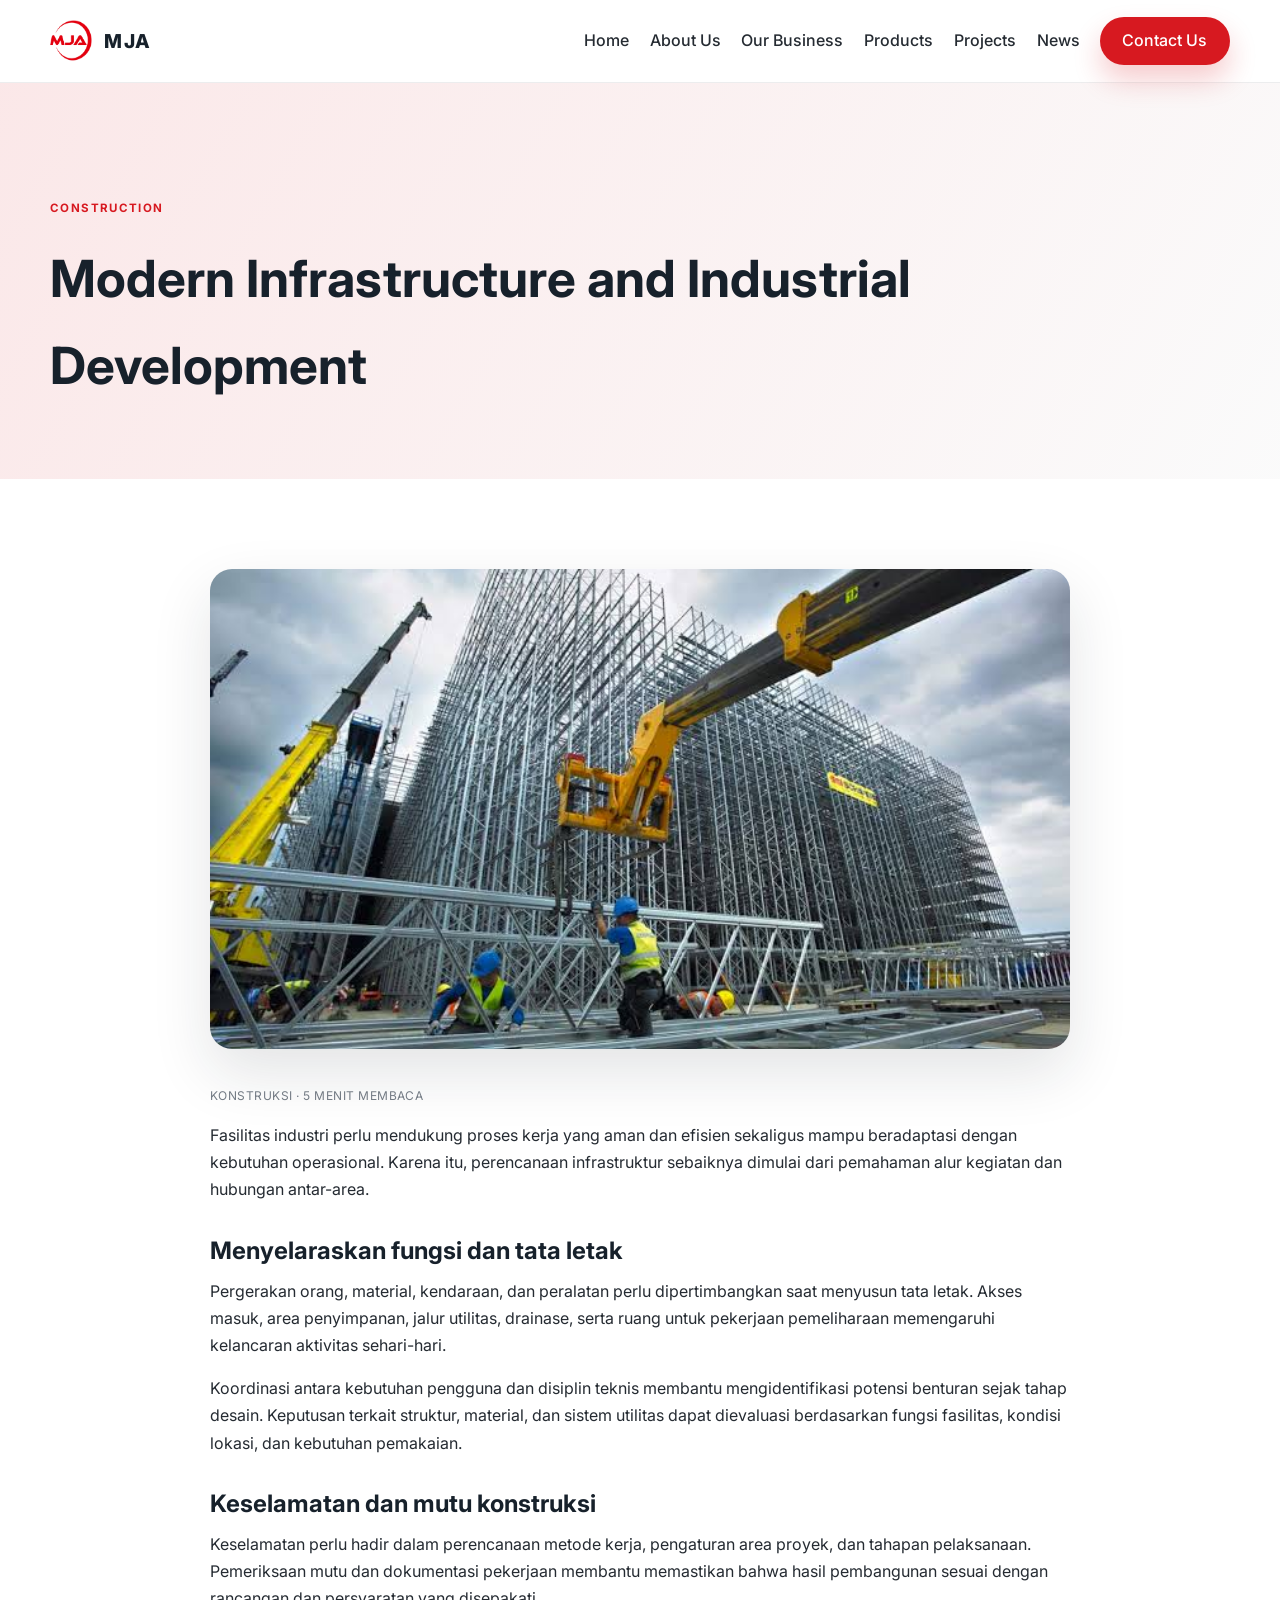
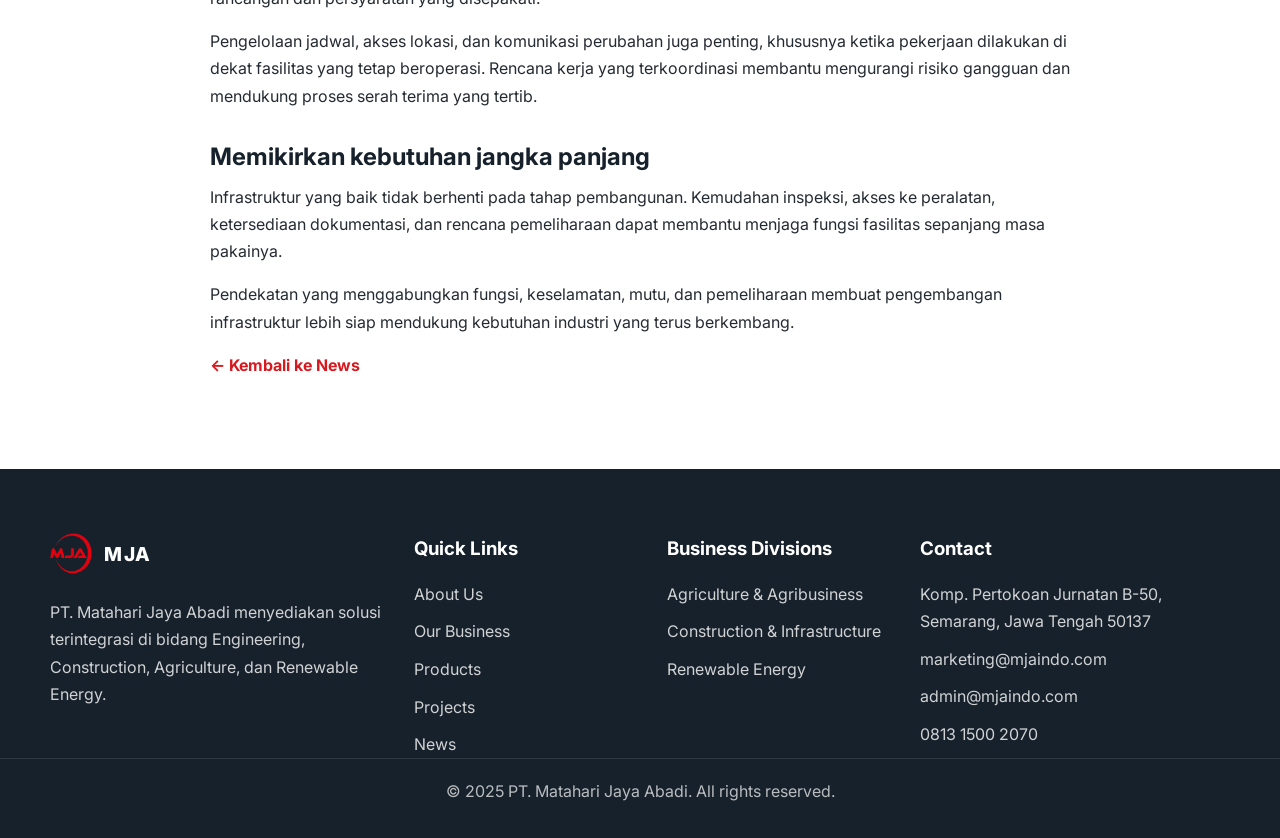
<file: pages/news/industrial-development.html>
<!DOCTYPE html>
<html lang="id">
<head>
  <meta charset="UTF-8" />
  <meta name="viewport" content="width=device-width, initial-scale=1.0" />
  <title>Modern Infrastructure and Industrial Development | PT. Matahari Jaya Abadi</title>
  <meta name="description" content="Prinsip perencanaan infrastruktur industri yang mengutamakan fungsi, keselamatan, koordinasi, dan pemeliharaan." />
  <link rel="icon" type="image/png" href="../../assets/images/logo/MJA%20Logo.png" />
  <link rel="preconnect" href="https://fonts.googleapis.com" />
  <link rel="preconnect" href="https://fonts.gstatic.com" crossorigin />
  <link href="https://fonts.googleapis.com/css2?family=Inter:wght@400;500;600;700;800&display=swap" rel="stylesheet" />
  <link rel="stylesheet" href="../../css/style.css" />
  <link rel="stylesheet" href="../../css/responsive.css" />
</head>
<body>
  <header class="site-header">
    <div class="container nav-wrap">
      <a href="../../index.html" class="brand" aria-label="MJA home"><img src="../../assets/images/logo/MJA%20Logo.png" alt="MJA Logo" /><span>MJA</span></a>
      <button class="nav-toggle" aria-label="Toggle navigation"><span></span><span></span><span></span></button>
      <nav class="main-nav">
        <ul><li><a href="../../index.html">Home</a></li><li><a href="../about.html">About Us</a></li><li><a href="../business.html">Our Business</a></li><li><a href="../../product/">Products</a></li><li><a href="../projects.html">Projects</a></li><li><a href="../news.html" class="active">News</a></li></ul>
        <a href="../contact.html" class="btn btn-primary nav-cta">Contact Us</a>
      </nav>
    </div>
  </header>
  <main>
    <section class="page-hero small-hero"><div class="container reveal"><span class="eyebrow">Construction</span><h1>Modern Infrastructure and Industrial Development</h1></div></section>
    <section class="section">
      <article class="container article-container article-content reveal">
        <img class="article-cover" src="../../assets/images/business/construction.jpg" alt="Pekerjaan konstruksi dan pengembangan fasilitas industri" />
        <p class="news-meta">Konstruksi · 5 menit membaca</p>
        <p>Fasilitas industri perlu mendukung proses kerja yang aman dan efisien sekaligus mampu beradaptasi dengan kebutuhan operasional. Karena itu, perencanaan infrastruktur sebaiknya dimulai dari pemahaman alur kegiatan dan hubungan antar-area.</p>
        <h2>Menyelaraskan fungsi dan tata letak</h2>
        <p>Pergerakan orang, material, kendaraan, dan peralatan perlu dipertimbangkan saat menyusun tata letak. Akses masuk, area penyimpanan, jalur utilitas, drainase, serta ruang untuk pekerjaan pemeliharaan memengaruhi kelancaran aktivitas sehari-hari.</p>
        <p>Koordinasi antara kebutuhan pengguna dan disiplin teknis membantu mengidentifikasi potensi benturan sejak tahap desain. Keputusan terkait struktur, material, dan sistem utilitas dapat dievaluasi berdasarkan fungsi fasilitas, kondisi lokasi, dan kebutuhan pemakaian.</p>
        <h2>Keselamatan dan mutu konstruksi</h2>
        <p>Keselamatan perlu hadir dalam perencanaan metode kerja, pengaturan area proyek, dan tahapan pelaksanaan. Pemeriksaan mutu dan dokumentasi pekerjaan membantu memastikan bahwa hasil pembangunan sesuai dengan rancangan dan persyaratan yang disepakati.</p>
        <p>Pengelolaan jadwal, akses lokasi, dan komunikasi perubahan juga penting, khususnya ketika pekerjaan dilakukan di dekat fasilitas yang tetap beroperasi. Rencana kerja yang terkoordinasi membantu mengurangi risiko gangguan dan mendukung proses serah terima yang tertib.</p>
        <h2>Memikirkan kebutuhan jangka panjang</h2>
        <p>Infrastruktur yang baik tidak berhenti pada tahap pembangunan. Kemudahan inspeksi, akses ke peralatan, ketersediaan dokumentasi, dan rencana pemeliharaan dapat membantu menjaga fungsi fasilitas sepanjang masa pakainya.</p>
        <p>Pendekatan yang menggabungkan fungsi, keselamatan, mutu, dan pemeliharaan membuat pengembangan infrastruktur lebih siap mendukung kebutuhan industri yang terus berkembang.</p>
        <a href="../news.html" class="text-link">← Kembali ke News</a>
      </article>
    </section>
  </main>
  <footer class="site-footer">
    <div class="container footer-grid">
      <div><a href="../../index.html" class="brand footer-brand"><img src="../../assets/images/logo/MJA%20Logo.png" alt="MJA Logo" /><span>MJA</span></a><p>PT. Matahari Jaya Abadi menyediakan solusi terintegrasi di bidang Engineering, Construction, Agriculture, dan Renewable Energy.</p></div>
      <div><h3>Quick Links</h3><ul class="footer-links"><li><a href="../about.html">About Us</a></li><li><a href="../business.html">Our Business</a></li><li><a href="../../product/">Products</a></li><li><a href="../projects.html">Projects</a></li><li><a href="../news.html">News</a></li></ul></div>
      <div><h3>Business Divisions</h3><ul class="footer-links"><li>Agriculture & Agribusiness</li><li>Construction & Infrastructure</li><li>Renewable Energy</li></ul></div>
      <div><h3>Contact</h3><ul class="footer-links contact-list"><li>Komp. Pertokoan Jurnatan B-50, Semarang, Jawa Tengah 50137</li><li><a href="mailto:marketing@mjaindo.com">marketing@mjaindo.com</a></li><li><a href="mailto:admin@mjaindo.com">admin@mjaindo.com</a></li><li><a href="https://wa.me/6281315002070" target="_blank" rel="noreferrer">0813 1500 2070</a></li></ul></div>
    </div>
    <div class="copyright">© 2025 PT. Matahari Jaya Abadi. All rights reserved.</div>
  </footer>
  <a href="#top" class="back-to-top" aria-label="Back to top">↑</a>
  <script src="../../js/shared/main.js"></script>
</body>
</html>
</file>
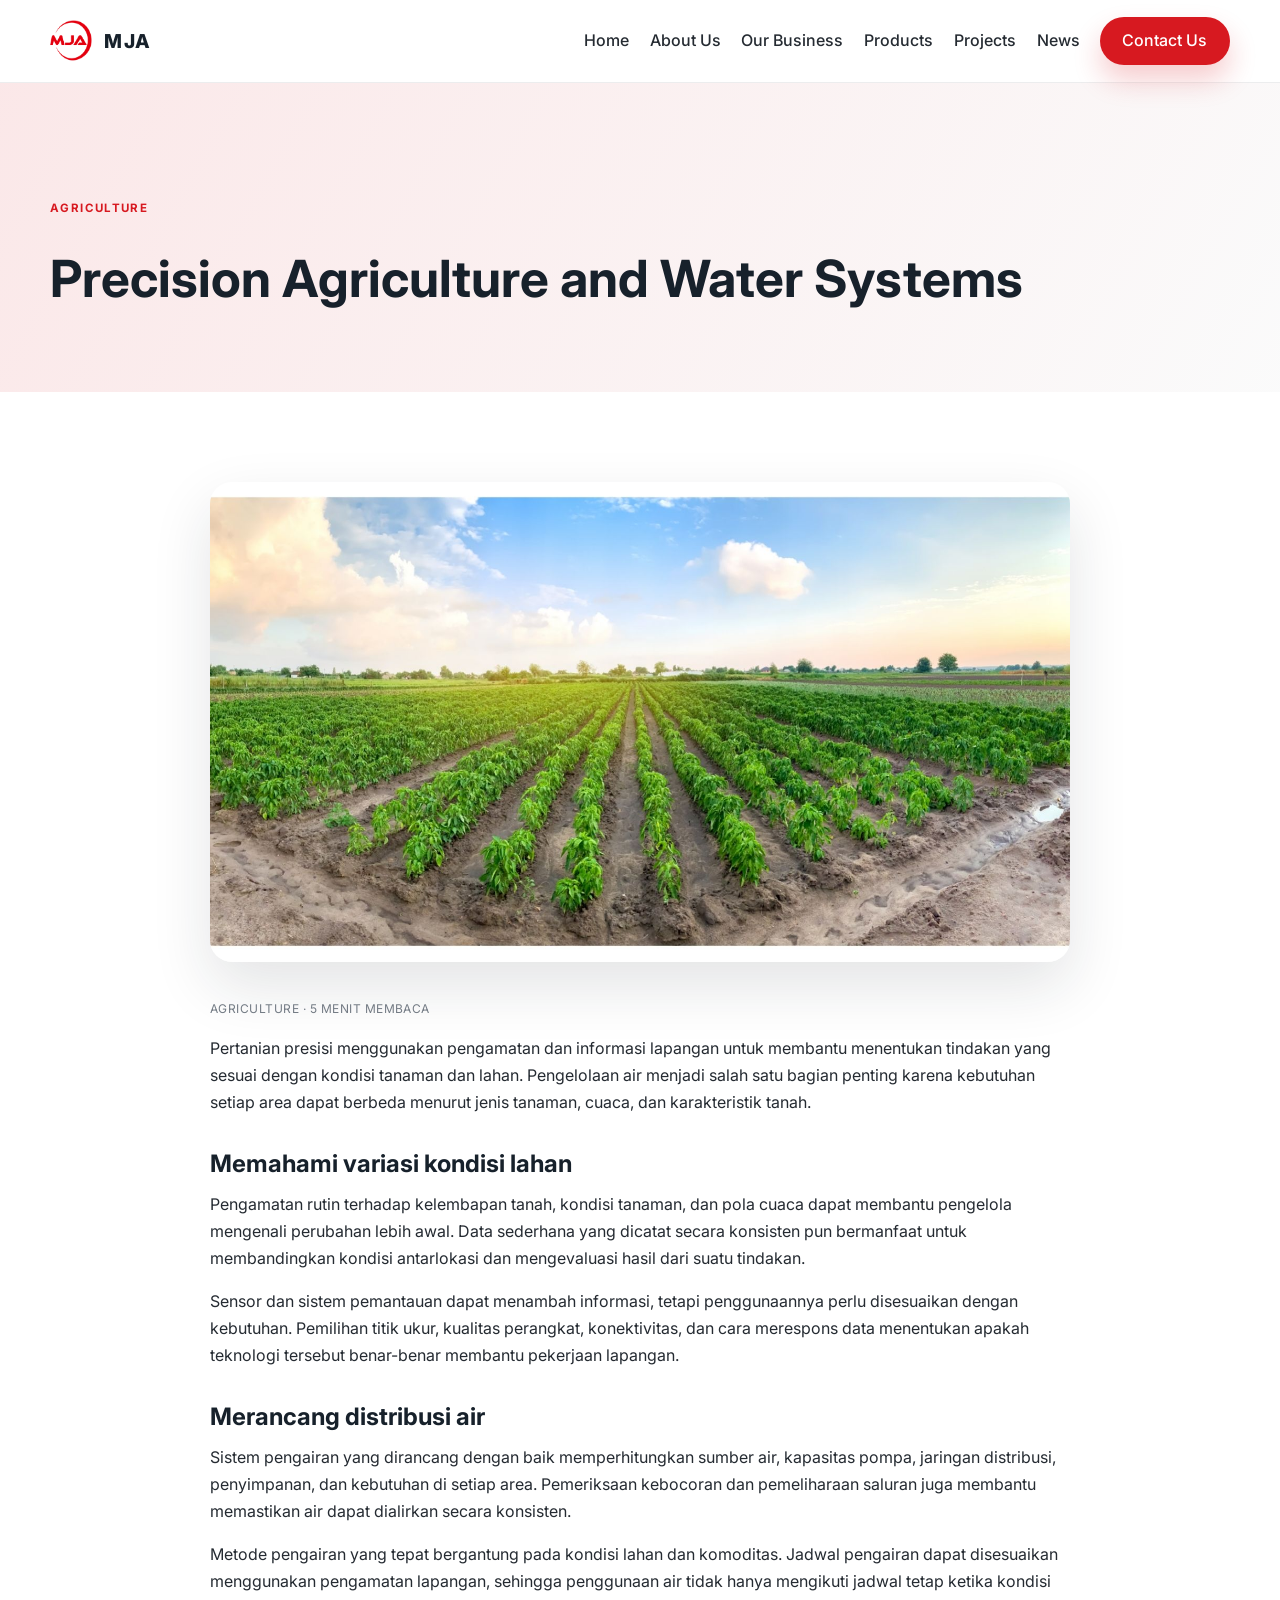
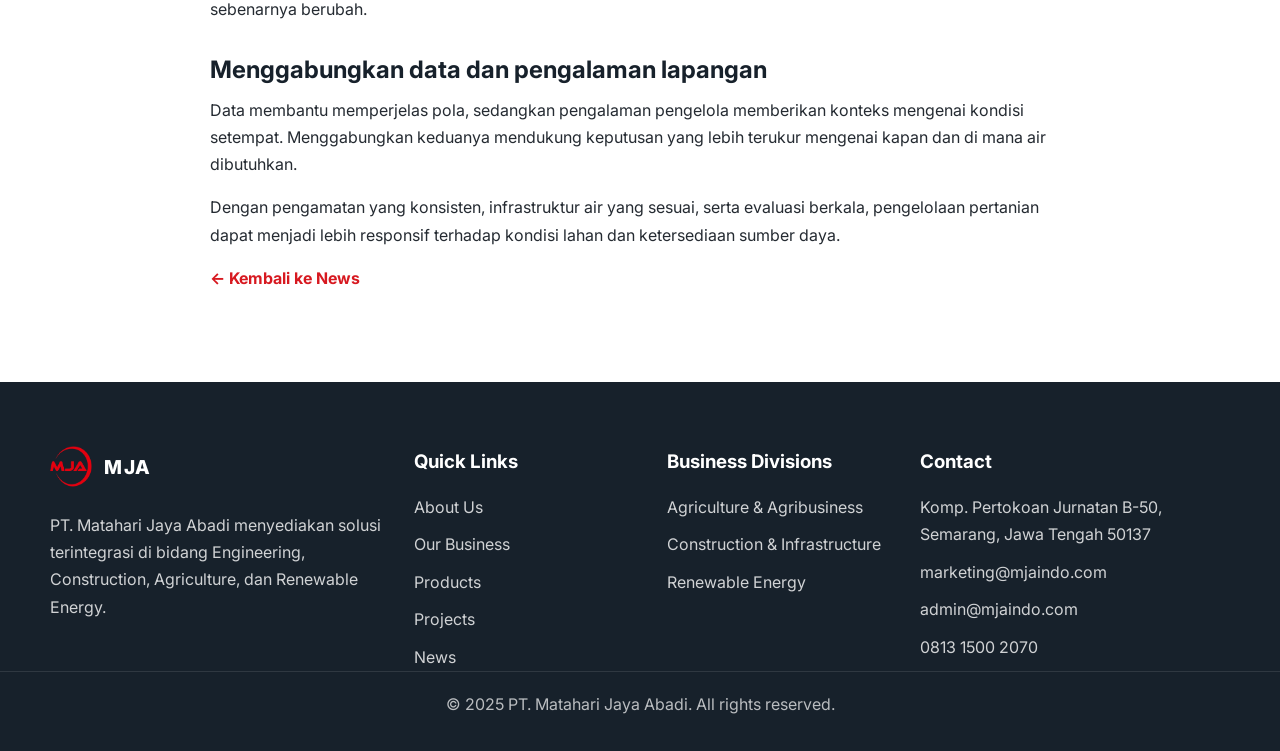
<file: pages/news/precision-agriculture.html>
<!DOCTYPE html>
<html lang="id">
<head>
  <meta charset="UTF-8" />
  <meta name="viewport" content="width=device-width, initial-scale=1.0" />
  <title>Precision Agriculture and Water Systems | PT. Matahari Jaya Abadi</title>
  <meta name="description" content="Bagaimana pengelolaan air, data lahan, dan pemantauan dapat mendukung praktik pertanian yang efisien." />
  <link rel="icon" type="image/png" href="../../assets/images/logo/MJA%20Logo.png" />
  <link rel="preconnect" href="https://fonts.googleapis.com" />
  <link rel="preconnect" href="https://fonts.gstatic.com" crossorigin />
  <link href="https://fonts.googleapis.com/css2?family=Inter:wght@400;500;600;700;800&display=swap" rel="stylesheet" />
  <link rel="stylesheet" href="../../css/style.css" />
  <link rel="stylesheet" href="../../css/responsive.css" />
</head>
<body>
  <header class="site-header">
    <div class="container nav-wrap">
      <a href="../../index.html" class="brand" aria-label="MJA home"><img src="../../assets/images/logo/MJA%20Logo.png" alt="MJA Logo" /><span>MJA</span></a>
      <button class="nav-toggle" aria-label="Toggle navigation"><span></span><span></span><span></span></button>
      <nav class="main-nav">
        <ul><li><a href="../../index.html">Home</a></li><li><a href="../about.html">About Us</a></li><li><a href="../business.html">Our Business</a></li><li><a href="../../product/">Products</a></li><li><a href="../projects.html">Projects</a></li><li><a href="../news.html" class="active">News</a></li></ul>
        <a href="../contact.html" class="btn btn-primary nav-cta">Contact Us</a>
      </nav>
    </div>
  </header>
  <main>
    <section class="page-hero small-hero"><div class="container reveal"><span class="eyebrow">Agriculture</span><h1>Precision Agriculture and Water Systems</h1></div></section>
    <section class="section">
      <article class="container article-container article-content reveal">
        <img class="article-cover" src="../../assets/images/business/agriculture.jpg" alt="Area pertanian dan tanaman yang dikelola" />
        <p class="news-meta">Agriculture · 5 menit membaca</p>
        <p>Pertanian presisi menggunakan pengamatan dan informasi lapangan untuk membantu menentukan tindakan yang sesuai dengan kondisi tanaman dan lahan. Pengelolaan air menjadi salah satu bagian penting karena kebutuhan setiap area dapat berbeda menurut jenis tanaman, cuaca, dan karakteristik tanah.</p>
        <h2>Memahami variasi kondisi lahan</h2>
        <p>Pengamatan rutin terhadap kelembapan tanah, kondisi tanaman, dan pola cuaca dapat membantu pengelola mengenali perubahan lebih awal. Data sederhana yang dicatat secara konsisten pun bermanfaat untuk membandingkan kondisi antarlokasi dan mengevaluasi hasil dari suatu tindakan.</p>
        <p>Sensor dan sistem pemantauan dapat menambah informasi, tetapi penggunaannya perlu disesuaikan dengan kebutuhan. Pemilihan titik ukur, kualitas perangkat, konektivitas, dan cara merespons data menentukan apakah teknologi tersebut benar-benar membantu pekerjaan lapangan.</p>
        <h2>Merancang distribusi air</h2>
        <p>Sistem pengairan yang dirancang dengan baik memperhitungkan sumber air, kapasitas pompa, jaringan distribusi, penyimpanan, dan kebutuhan di setiap area. Pemeriksaan kebocoran dan pemeliharaan saluran juga membantu memastikan air dapat dialirkan secara konsisten.</p>
        <p>Metode pengairan yang tepat bergantung pada kondisi lahan dan komoditas. Jadwal pengairan dapat disesuaikan menggunakan pengamatan lapangan, sehingga penggunaan air tidak hanya mengikuti jadwal tetap ketika kondisi sebenarnya berubah.</p>
        <h2>Menggabungkan data dan pengalaman lapangan</h2>
        <p>Data membantu memperjelas pola, sedangkan pengalaman pengelola memberikan konteks mengenai kondisi setempat. Menggabungkan keduanya mendukung keputusan yang lebih terukur mengenai kapan dan di mana air dibutuhkan.</p>
        <p>Dengan pengamatan yang konsisten, infrastruktur air yang sesuai, serta evaluasi berkala, pengelolaan pertanian dapat menjadi lebih responsif terhadap kondisi lahan dan ketersediaan sumber daya.</p>
        <a href="../news.html" class="text-link">← Kembali ke News</a>
      </article>
    </section>
  </main>
  <footer class="site-footer">
    <div class="container footer-grid">
      <div><a href="../../index.html" class="brand footer-brand"><img src="../../assets/images/logo/MJA%20Logo.png" alt="MJA Logo" /><span>MJA</span></a><p>PT. Matahari Jaya Abadi menyediakan solusi terintegrasi di bidang Engineering, Construction, Agriculture, dan Renewable Energy.</p></div>
      <div><h3>Quick Links</h3><ul class="footer-links"><li><a href="../about.html">About Us</a></li><li><a href="../business.html">Our Business</a></li><li><a href="../../product/">Products</a></li><li><a href="../projects.html">Projects</a></li><li><a href="../news.html">News</a></li></ul></div>
      <div><h3>Business Divisions</h3><ul class="footer-links"><li>Agriculture & Agribusiness</li><li>Construction & Infrastructure</li><li>Renewable Energy</li></ul></div>
      <div><h3>Contact</h3><ul class="footer-links contact-list"><li>Komp. Pertokoan Jurnatan B-50, Semarang, Jawa Tengah 50137</li><li><a href="mailto:marketing@mjaindo.com">marketing@mjaindo.com</a></li><li><a href="mailto:admin@mjaindo.com">admin@mjaindo.com</a></li><li><a href="https://wa.me/6281315002070" target="_blank" rel="noreferrer">0813 1500 2070</a></li></ul></div>
    </div>
    <div class="copyright">© 2025 PT. Matahari Jaya Abadi. All rights reserved.</div>
  </footer>
  <a href="#top" class="back-to-top" aria-label="Back to top">↑</a>
  <script src="../../js/shared/main.js"></script>
</body>
</html>
</file>
<file: css/style.css>
:root {
  --primary-red: #D71920;
  --dark-red: #A80F17;
  --white: #FFFFFF;
  --dark-navy: #17212B;
  --charcoal: #252B32;
  --light-gray: #F5F6F8;
  --medium-gray: #737B84;
  --line: rgba(23, 33, 43, 0.08);
  --shadow: 0 24px 60px rgba(23, 33, 43, 0.12);
  --radius: 22px;
  --container: 1180px;
}

* { box-sizing: border-box; }
html { scroll-behavior: smooth; }
body {
  margin: 0;
  font-family: 'Inter', sans-serif;
  color: var(--charcoal);
  background: var(--white);
  line-height: 1.7;
}
img { max-width: 100%; display: block; }
a { text-decoration: none; color: inherit; }
button, input, textarea { font: inherit; }
.container {
  width: min(var(--container), calc(100% - 2rem));
  margin: 0 auto;
}
.section {
  padding: 90px 0;
}
.section-alt {
  background: var(--light-gray);
}
.top-bar {
  background: var(--dark-navy);
  color: rgba(255,255,255,0.8);
  font-size: 0.8rem;
}
.top-bar-inner {
  display: flex;
  align-items: center;
  justify-content: space-between;
  min-height: 36px;
  gap: 1rem;
}
.site-header {
  position: sticky;
  top: 0;
  z-index: 50;
  background: rgba(255,255,255,0.9);
  backdrop-filter: blur(14px);
  border-bottom: 1px solid var(--line);
}
.nav-wrap {
  display: flex;
  align-items: center;
  justify-content: space-between;
  min-height: 82px;
  gap: 1.25rem;
}
.brand {
  display: inline-flex;
  align-items: center;
  gap: 0.75rem;
  font-weight: 800;
  color: var(--dark-navy);
}
.brand img {
  width: 42px;
  height: 42px;
}
.brand span {
  font-size: 1.2rem;
  letter-spacing: 0.08em;
}
.main-nav {
  display: flex;
  align-items: center;
  justify-content: flex-end;
  gap: 1.25rem;
  flex: 1;
}
.main-nav ul {
  list-style: none;
  display: flex;
  align-items: center;
  gap: 1.3rem;
  margin: 0;
  padding: 0;
}
.main-nav a {
  position: relative;
  color: var(--charcoal);
  font-weight: 500;
  transition: color .2s ease;
}
.main-nav a::after {
  content: '';
  position: absolute;
  left: 0;
  bottom: -8px;
  width: 0;
  height: 2px;
  background: var(--primary-red);
  transition: width .2s ease;
}
.main-nav a:hover::after,
.main-nav a.active::after {
  width: 100%;
}
.main-nav a.active, .main-nav a:hover {
  color: var(--primary-red);
}
.main-nav a.nav-cta,
.main-nav a.nav-cta:hover,
.main-nav a.nav-cta.active {
  color: var(--white);
}
.main-nav a.nav-cta::after {
  display: none;
}
.nav-toggle {
  display: none;
  flex-direction: column;
  justify-content: center;
  gap: 5px;
  width: 46px;
  height: 46px;
  border: 1px solid var(--line);
  border-radius: 12px;
  background: var(--white);
  cursor: pointer;
}
.nav-toggle span {
  display: block;
  width: 22px;
  height: 2px;
  background: var(--dark-navy);
  margin: 0 auto;
}
.btn {
  display: inline-flex;
  align-items: center;
  justify-content: center;
  gap: 0.5rem;
  min-height: 48px;
  padding: 0 1.35rem;
  border-radius: 999px;
  border: 1px solid transparent;
  font-weight: 600;
  transition: transform .2s ease, box-shadow .2s ease, background .2s ease;
}
.btn:hover {
  transform: translateY(-1px);
}
.btn-primary {
  background: var(--primary-red);
  color: var(--white);
  box-shadow: 0 15px 28px rgba(215, 25, 32, 0.22);
}
.btn-primary:hover {
  background: var(--dark-red);
}
.btn-secondary {
  background: transparent;
  color: var(--dark-navy);
  border-color: rgba(23,33,43,0.14);
}
.eyebrow {
  display: inline-block;
  margin-bottom: 1rem;
  color: var(--primary-red);
  font-weight: 700;
  text-transform: uppercase;
  letter-spacing: 0.12em;
  font-size: 0.72rem;
}
.eyebrow.accent { color: var(--primary-red); }
.hero {
  position: relative;
  min-height: 620px;
  display: flex;
  align-items: center;
  background: url('https://images.unsplash.com/photo-1497440001374-f26997328c1b?auto=format&fit=crop&w=1600&q=80') center/cover no-repeat;
}
.hero-overlay {
  position: absolute;
  inset: 0;
  background: linear-gradient(90deg, rgba(23,33,43,0.82), rgba(23,33,43,0.5));
}
.hero-content {
  position: relative;
  z-index: 1;
  padding: 90px 0;
}
.hero-copy {
  max-width: 700px;
  color: var(--white);
}
.hero-copy h1 {
  font-size: clamp(2.5rem, 5vw, 5rem);
  line-height: 1.06;
  margin: 0 0 1rem;
}
.hero-copy p {
  max-width: 600px;
  font-size: 1.08rem;
  color: rgba(255,255,255,.88);
  margin-bottom: 2rem;
}
.hero-actions {
  display: flex;
  flex-wrap: wrap;
  gap: 1rem;
}
.section-heading {
  margin-bottom: 2.2rem;
}
.section-heading h2 {
  margin: 0;
  font-size: clamp(2rem, 3vw, 2.8rem);
  line-height: 1.2;
  color: var(--dark-navy);
}
.section-heading.center {
  text-align: center;
}
.intro-grid,
.business-layout,
.contact-grid,
.experience-wrap {
  display: grid;
  grid-template-columns: repeat(2, minmax(0, 1fr));
  gap: 3rem;
  align-items: center;
}
.intro-image img,
.business-image img {
  width: 100%;
  min-height: 420px;
  object-fit: cover;
  border-radius: var(--radius);
  box-shadow: var(--shadow);
}
.intro-copy h2,
.business-copy h2,
.experience-copy h2 {
  margin: 0 0 1rem;
  font-size: clamp(2rem, 3vw, 3rem);
  line-height: 1.2;
  color: var(--dark-navy);
}
.intro-copy p, .business-copy p, .experience-copy p {
  color: var(--charcoal);
  margin: 0 0 1.1rem;
}
.text-link {
  display: inline-flex;
  align-items: center;
  gap: 0.5rem;
  color: var(--primary-red);
  font-weight: 700;
}
.card-grid, .feature-grid, .document-grid, .news-grid {
  display: grid;
  gap: 1.5rem;
}
.three-col, .four-col {
  grid-template-columns: repeat(3, minmax(0, 1fr));
}
.four-col { grid-template-columns: repeat(4, minmax(0, 1fr)); }
.info-card, .feature-item, .doc-card, .news-card, .project-card, .info-panel {
  border: 1px solid var(--line);
  border-radius: var(--radius);
  background: var(--white);
  overflow: hidden;
  box-shadow: 0 16px 34px rgba(23,33,43,0.04);
}
.info-card, .doc-card, .news-card, .project-card {
  display: flex;
  flex-direction: column;
}
.info-card img {
  width: 100%;
  height: 230px;
  object-fit: cover;
}
.card-body {
  padding: 1.3rem 1.25rem 1.5rem;
}
.info-card .card-body, .news-card .card-body, .project-card .card-body {
  display: flex;
  flex: 1;
  flex-direction: column;
}
.card-body > .text-link, .card-body > .btn, .doc-card > .text-link {
  margin-top: auto;
  align-self: flex-start;
}
.card-body h3 {
  margin: 0 0 0.7rem;
  color: var(--dark-navy);
  font-size: 1.45rem;
}
.card-body p {
  margin: 0 0 1rem;
  color: var(--charcoal);
}
.feature-grid {
  grid-template-columns: repeat(3, minmax(0, 1fr));
}
.feature-item {
  padding: 1.5rem;
}
.feature-icon {
  width: 52px;
  height: 52px;
  display: inline-flex;
  align-items: center;
  justify-content: center;
  border-radius: 14px;
  background: rgba(215,25,32,0.1);
  color: var(--primary-red);
  font-weight: 800;
  margin-bottom: 0.8rem;
}
.feature-item h3 {
  margin: 0 0 0.4rem;
  font-size: 1.2rem;
  color: var(--dark-navy);
}
.feature-item p {
  margin: 0;
  color: var(--charcoal);
}
.project-grid {
  display: grid;
  grid-template-columns: repeat(3, minmax(0, 1fr));
  gap: 1.6rem;
}
.project-visual {
  position: relative;
  height: 150px;
  display: flex;
  align-items: center;
  justify-content: space-between;
  padding: 1.25rem 1.5rem;
  overflow: hidden;
  color: var(--white);
}
.project-visual::before,
.project-visual::after {
  content: '';
  position: absolute;
  width: 170px;
  height: 170px;
  border: 1px solid rgba(255,255,255,0.2);
  border-radius: 50%;
}
.project-visual::before {
  top: -105px;
  right: 40px;
}
.project-visual::after {
  top: -78px;
  right: -15px;
}
.project-visual-energy {
  background: linear-gradient(120deg, #102d3a, #176b64);
}
.project-visual-agriculture {
  background: linear-gradient(120deg, #284b35, #7a9a54);
}
.project-visual-mark {
  position: relative;
  z-index: 1;
  font-size: 2.4rem;
  font-weight: 800;
  letter-spacing: 0.08em;
}
.project-visual-year {
  position: relative;
  z-index: 1;
  padding: 0.45rem 0.8rem;
  border: 1px solid rgba(255,255,255,0.45);
  border-radius: 999px;
  font-size: 0.9rem;
  font-weight: 700;
}
.project-card .project-visual + .card-body {
  padding-top: 1.25rem;
}
.project-card .project-meta span {
  color: var(--primary-red);
  font-weight: 700;
}
.project-card .project-location {
  color: var(--medium-gray);
}
.project-capacity {
  display: flex;
  flex-direction: column;
  gap: 0.25rem;
  margin-top: auto;
  padding-top: 1rem;
  border-top: 1px solid var(--line);
}
.project-capacity span {
  color: var(--medium-gray);
  font-size: 0.82rem;
}
.project-capacity strong {
  color: var(--dark-navy);
  font-size: 1.05rem;
}
.project-card .project-capacity + .text-link {
  margin-top: 1rem;
}
.project-card .card-body {
  padding-top: 1.1rem;
}
.project-meta {
  display: flex;
  flex-wrap: wrap;
  gap: 0.5rem 0.75rem;
  color: var(--medium-gray);
  font-size: 0.86rem;
  margin-bottom: 0.7rem;
}
.project-card h3 {
  margin: 0 0 0.3rem;
  font-size: 1.2rem;
}
.experience {
  background: linear-gradient(180deg, #fff 0%, #f7f7f8 100%);
}
.experience-wrap {
  gap: 2rem;
}
.check-list {
  list-style: none;
  padding: 0;
  margin: 1rem 0 0;
  display: grid;
  gap: 0.75rem;
  color: var(--dark-navy);
}
.check-list li {
  position: relative;
  padding-left: 1.7rem;
}
.check-list li::before {
  content: '•';
  position: absolute;
  left: 0;
  top: 0;
  color: var(--primary-red);
  font-weight: 800;
}
.stat-item {
  padding: 1.5rem;
  background: var(--white);
  border-radius: var(--radius);
  border: 1px solid var(--line);
  box-shadow: var(--shadow);
  margin-bottom: 1rem;
}
.stat-item strong {
  display: block;
  color: var(--dark-navy);
  font-size: 2rem;
  line-height: 1;
  margin-bottom: 0.5rem;
}
.stat-item span {
  color: var(--medium-gray);
}
.cta-section {
  padding-top: 0;
}
.cta-box {
  background: linear-gradient(135deg, var(--dark-navy), #1f2a38);
  color: var(--white);
  border-radius: 28px;
  padding: 2.4rem 2rem;
  display: grid;
  grid-template-columns: 2fr 1.5fr auto;
  gap: 1.5rem;
  align-items: center;
  box-shadow: var(--shadow);
}
.cta-box h2 {
  margin: 0.2rem 0 0;
  font-size: clamp(1.8rem, 3vw, 3rem);
  line-height: 1.15;
}
.cta-box p {
  margin: 0;
  color: rgba(255,255,255,0.8);
}
.page-hero {
  padding: 110px 0 70px;
  background: linear-gradient(120deg, rgba(215,25,32,0.08), rgba(23,33,43,0.02));
}
.small-hero {
  padding-top: 110px;
  background: linear-gradient(120deg, rgba(215,25,32,0.1), rgba(23,33,43,0.02));
}
.page-hero h1 {
  margin: 0;
  font-size: clamp(2.3rem, 4vw, 4rem);
  color: var(--dark-navy);
}
.business-layout {
  gap: 2.5rem;
}
.business-layout.reverse {
  grid-template-columns: minmax(0,1fr) minmax(0,1fr);
}
.business-copy {
  max-width: 560px;
}
.business-copy .check-list {
  grid-template-columns: repeat(2, minmax(220px, 1fr));
}
.two-col-grid {
  display: grid;
  grid-template-columns: repeat(2, minmax(0, 1fr));
  gap: 1.5rem;
}
.info-panel {
  padding: 1.7rem;
}
.values-grid {
  grid-template-columns: repeat(5, minmax(0, 1fr));
}
.document-grid {
  grid-template-columns: repeat(3, minmax(0, 1fr));
}
.doc-card {
  padding: 1.6rem;
}
.doc-icon {
  width: 72px;
  height: 72px;
  border-radius: 18px;
  background: rgba(215,25,32,0.08);
  color: var(--primary-red);
  display: flex;
  align-items: center;
  justify-content: center;
  font-weight: 800;
  font-size: 0.9rem;
  margin-bottom: 1rem;
}
.catalog-toolbar {
  display: flex;
  align-items: center;
  justify-content: space-between;
  gap: 1rem;
  margin-bottom: 2rem;
}
.image-note {
  margin: -1rem 0 1.5rem;
  color: var(--medium-gray);
  font-size: 0.9rem;
}
.search-wrap {
  flex: 1;
}
.search-wrap input {
  width: 100%;
  min-height: 50px;
  border: 1px solid var(--line);
  border-radius: 14px;
  padding: 0.8rem 1rem;
  background: var(--white);
}
.filter-group {
  display: flex;
  flex-wrap: wrap;
  gap: 0.7rem;
}
.filter-button {
  border: 1px solid var(--line);
  background: var(--white);
  color: var(--charcoal);
  border-radius: 999px;
  padding: 0.7rem 1rem;
  cursor: pointer;
  transition: all .2s ease;
}
.filter-button.active, .filter-button:hover {
  background: var(--primary-red);
  color: var(--white);
  border-color: var(--primary-red);
}
.products-grid {
  grid-template-columns: repeat(4, minmax(0, 1fr));
}
.product-card img {
  width: 100%;
  height: 210px;
  object-fit: contain;
  background: #fff;
}
.product-card .card-body strong {
  display: block;
  color: var(--primary-red);
  margin-bottom: 0.7rem;
}
.news-feature {
  display: grid;
  grid-template-columns: 1.4fr 1fr;
  gap: 1.5rem;
  align-items: center;
  background: var(--white);
  border: 1px solid var(--line);
  border-radius: var(--radius);
  overflow: hidden;
  margin-bottom: 2rem;
}
.news-feature-image img {
  width: 100%;
  min-height: 430px;
  object-fit: cover;
}
.news-feature-copy {
  padding: 2rem;
}
.news-feature-copy h2 {
  margin-top: 0;
  font-size: clamp(1.8rem, 2.5vw, 2.6rem);
  color: var(--dark-navy);
}
.news-grid {
  grid-template-columns: repeat(3, minmax(0, 1fr));
}
.news-card img {
  width: 100%;
  height: 220px;
  object-fit: cover;
}
.news-meta {
  display: inline-block;
  margin-bottom: 0.7rem;
  color: var(--medium-gray);
  font-size: 0.75rem;
  letter-spacing: 0.04em;
  text-transform: uppercase;
}
.article-container {
  max-width: 860px;
}
.article-cover {
  width: 100%;
  max-height: 480px;
  object-fit: cover;
  border-radius: var(--radius);
  margin-bottom: 2rem;
  box-shadow: var(--shadow);
}
.article-content h2 {
  margin: 2rem 0 0.75rem;
  color: var(--dark-navy);
  line-height: 1.25;
}
.article-content p {
  margin: 0 0 1rem;
}
.contact-grid {
  align-items: start;
}
.contact-box {
  background: var(--white);
  border: 1px solid var(--line);
  border-radius: var(--radius);
  box-shadow: 0 18px 34px rgba(23,33,43,0.04);
  padding: 2rem;
}
.contact-box h2 {
  margin-top: 0;
  color: var(--dark-navy);
}
.whatsapp-contact {
  display: flex;
  flex-direction: column;
  justify-content: center;
  min-height: 100%;
}
.whatsapp-contact p {
  margin: 0 0 1.5rem;
}
.btn-whatsapp {
  align-self: flex-start;
  background: #168a4a;
  color: var(--white);
}
.btn-whatsapp:hover {
  background: #11733d;
}
.contact-list-detail {
  list-style: none;
  padding: 0;
  margin: 0 0 1.5rem;
  display: grid;
  gap: 0.8rem;
  color: var(--charcoal);
}
.contact-actions {
  display: flex;
  flex-wrap: wrap;
  gap: 0.8rem;
}
.form-box form {
  display: grid;
  gap: 1rem;
}
.form-row {
  display: grid;
  gap: 1rem;
}
.two-col { grid-template-columns: repeat(2, minmax(0, 1fr)); }
label {
  display: block;
  margin-bottom: 0.45rem;
  font-weight: 600;
  color: var(--dark-navy);
}
input, textarea {
  width: 100%;
  background: var(--white);
  border: 1px solid rgba(23,33,43,0.12);
  border-radius: 12px;
  min-height: 52px;
  padding: 0.8rem 1rem;
  color: var(--charcoal);
}
textarea { min-height: 140px; resize: vertical; }
input:focus, textarea:focus {
  outline: 2px solid rgba(215,25,32,0.18);
  border-color: rgba(215,25,32,0.28);
}
.map-wrap iframe {
  width: 100%;
  min-height: 420px;
  border: 0;
  border-radius: var(--radius);
}
.site-footer {
  background: var(--dark-navy);
  color: rgba(255,255,255,0.8);
  padding-top: 4rem;
}
.footer-grid {
  display: grid;
  grid-template-columns: 1.5fr 1fr 1fr 1.4fr;
  gap: 2rem;
}
.footer-brand span {
  color: var(--white);
}
.footer-grid h3 {
  color: var(--white);
  margin-top: 0;
  margin-bottom: 1rem;
}
.footer-links {
  list-style: none;
  padding: 0;
  margin: 0;
  display: grid;
  gap: 0.65rem;
}
.contact-list a { color: rgba(255,255,255,0.8); }
.copyright {
  border-top: 1px solid rgba(255,255,255,0.1);
  padding: 1.2rem 0 2rem;
  text-align: center;
  color: rgba(255,255,255,0.7);
}
.back-to-top {
  position: fixed;
  right: 22px;
  bottom: 22px;
  width: 48px;
  height: 48px;
  border-radius: 50%;
  background: var(--primary-red);
  color: var(--white);
  display: grid;
  place-items: center;
  box-shadow: var(--shadow);
  opacity: 0;
  visibility: hidden;
  transform: translateY(10px);
  transition: all .22s ease;
  z-index: 40;
}
.back-to-top.visible {
  opacity: 1;
  visibility: visible;
  transform: translateY(0);
}
.reveal {
  opacity: 0;
  transform: translateY(20px);
  transition: opacity .55s ease, transform .55s ease;
}
.reveal.visible {
  opacity: 1;
  transform: translateY(0);
}
.hidden { display: none !important; }

@media (max-width: 900px) {
  .main-nav {
    position: fixed;
    inset: 82px 1rem auto 1rem;
    flex-direction: column;
    align-items: stretch;
    background: rgba(255,255,255,0.98);
    border: 1px solid var(--line);
    border-radius: 18px;
    padding: 1rem;
    box-shadow: var(--shadow);
    opacity: 0;
    visibility: hidden;
    transform: translateY(-8px);
    transition: all .2s ease;
  }
  .main-nav.open {
    opacity: 1;
    visibility: visible;
    transform: translateY(0);
  }
  .main-nav ul {
    flex-direction: column;
    align-items: flex-start;
    width: 100%;
  }
  .nav-toggle { display: flex; }
  .nav-cta { width: 100%; }
  .intro-grid, .business-layout, .contact-grid, .experience-wrap, .footer-grid, .news-feature, .two-col-grid, .cta-box {
    grid-template-columns: 1fr;
  }
  .feature-grid, .three-col, .four-col, .project-grid, .document-grid, .news-grid, .values-grid {
    grid-template-columns: repeat(2, minmax(0, 1fr));
  }
}
@media (max-width: 560px) {
  .top-bar-inner { justify-content: center; text-align: center; }
  .hero { min-height: 520px; }
  .hero-copy h1 { font-size: clamp(2.3rem, 15vw, 3.5rem); }
  .feature-grid, .three-col, .four-col, .project-grid, .document-grid, .news-grid, .values-grid, .two-col { grid-template-columns: 1fr; }
  .business-copy .check-list { grid-template-columns: 1fr; }
  .catalog-toolbar { flex-direction: column; align-items: stretch; }
  .cta-box { padding: 1.5rem; }
}
</file>
<file: css/responsive.css>
/* Additional responsive polish */
@media (max-width: 680px) {
  .section { padding: 72px 0; }
  .btn { width: 100%; }
  .hero-actions,
  .contact-actions { flex-direction: column; }
  .top-bar-inner { font-size: 0.7rem; }
}
</file>
